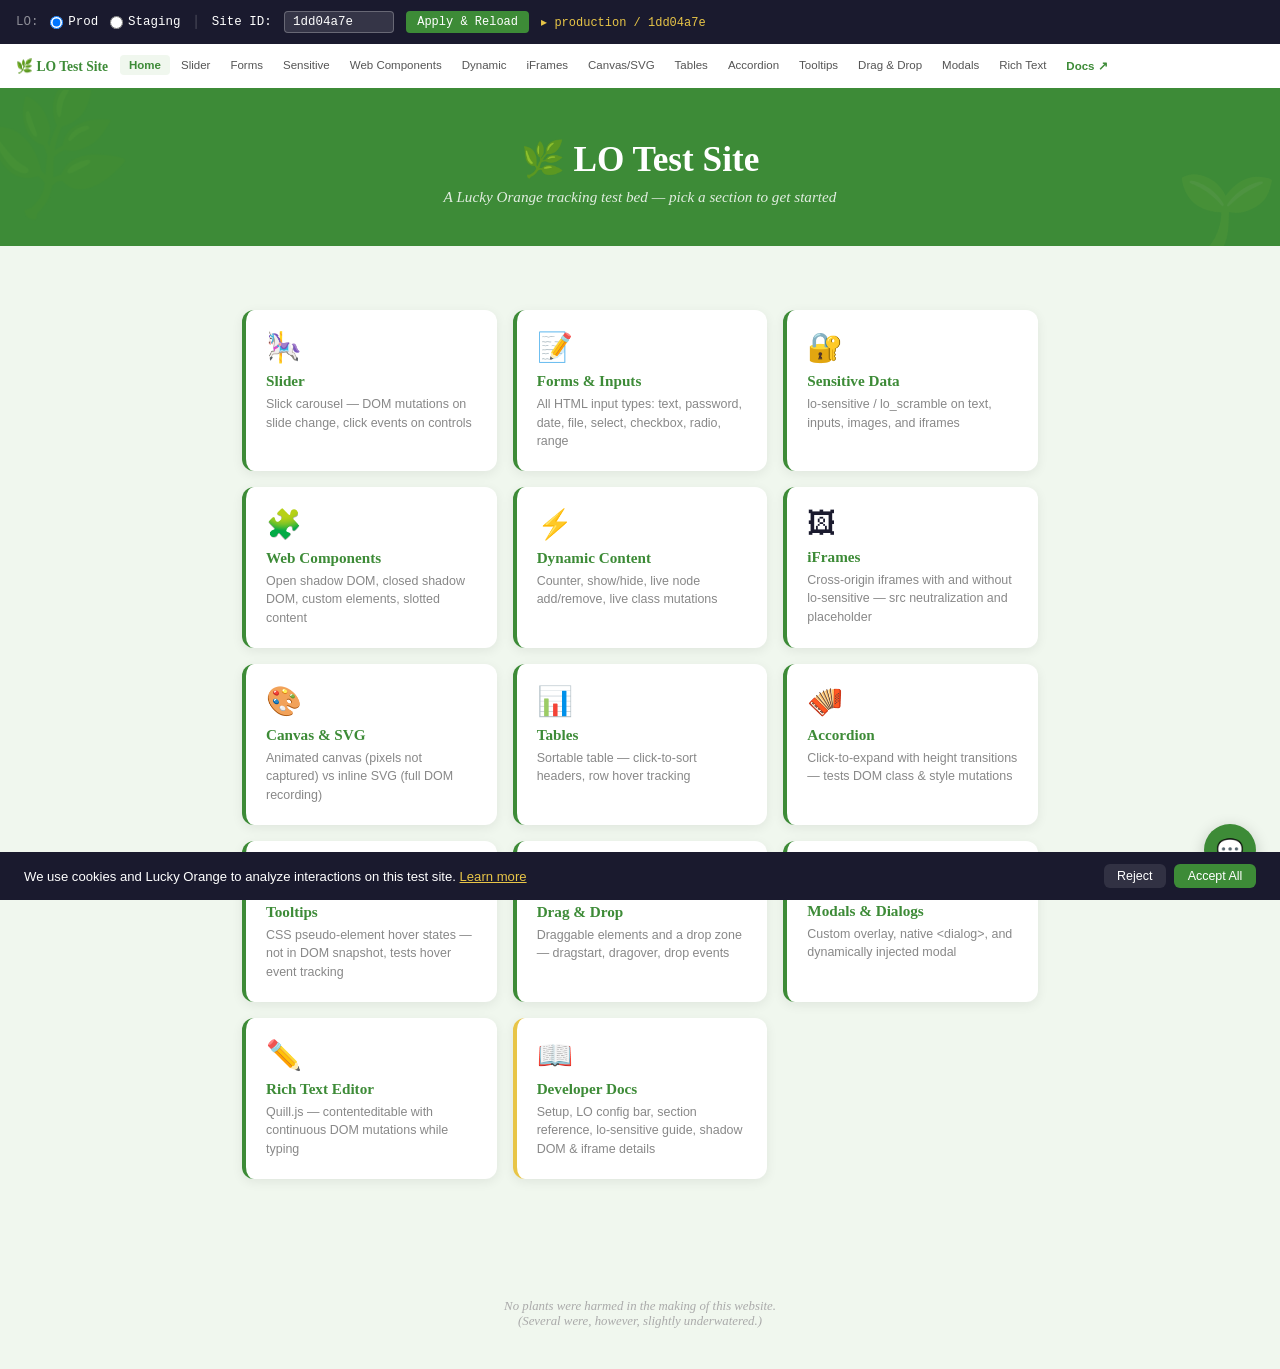
<file: index.html>
<!DOCTYPE html>
<html lang="en">
<head>
  <meta charset="UTF-8"/>
  <meta name="viewport" content="width=device-width, initial-scale=1.0"/>
  <title>LO Test Site</title>
  <link rel="stylesheet" href="styles.css"/>
</head>
<body>
  <script src="shared.js"></script>

  <div class="home-banner">
    <h1>🌿 LO Test Site</h1>
    <p>A Lucky Orange tracking test bed — pick a section to get started</p>
  </div>

  <div class="page-wrap">
    <div class="section-grid">
      <a href="slider.html" class="section-card">
        <span class="section-card-emoji">🎠</span>
        <h3>Slider</h3>
        <p>Slick carousel — DOM mutations on slide change, click events on controls</p>
      </a>
      <a href="forms.html" class="section-card">
        <span class="section-card-emoji">📝</span>
        <h3>Forms &amp; Inputs</h3>
        <p>All HTML input types: text, password, date, file, select, checkbox, radio, range</p>
      </a>
      <a href="sensitive.html" class="section-card">
        <span class="section-card-emoji">🔐</span>
        <h3>Sensitive Data</h3>
        <p>lo-sensitive / lo_scramble on text, inputs, images, and iframes</p>
      </a>
      <a href="web-components.html" class="section-card">
        <span class="section-card-emoji">🧩</span>
        <h3>Web Components</h3>
        <p>Open shadow DOM, closed shadow DOM, custom elements, slotted content</p>
      </a>
      <a href="dynamic.html" class="section-card">
        <span class="section-card-emoji">⚡</span>
        <h3>Dynamic Content</h3>
        <p>Counter, show/hide, live node add/remove, live class mutations</p>
      </a>
      <a href="iframes.html" class="section-card">
        <span class="section-card-emoji">🖼</span>
        <h3>iFrames</h3>
        <p>Cross-origin iframes with and without lo-sensitive — src neutralization and placeholder</p>
      </a>
      <a href="canvas-svg.html" class="section-card">
        <span class="section-card-emoji">🎨</span>
        <h3>Canvas &amp; SVG</h3>
        <p>Animated canvas (pixels not captured) vs inline SVG (full DOM recording)</p>
      </a>
      <a href="tables.html" class="section-card">
        <span class="section-card-emoji">📊</span>
        <h3>Tables</h3>
        <p>Sortable table — click-to-sort headers, row hover tracking</p>
      </a>
      <a href="accordion.html" class="section-card">
        <span class="section-card-emoji">🪗</span>
        <h3>Accordion</h3>
        <p>Click-to-expand with height transitions — tests DOM class &amp; style mutations</p>
      </a>
      <a href="tooltips.html" class="section-card">
        <span class="section-card-emoji">💬</span>
        <h3>Tooltips</h3>
        <p>CSS pseudo-element hover states — not in DOM snapshot, tests hover event tracking</p>
      </a>
      <a href="drag-drop.html" class="section-card">
        <span class="section-card-emoji">🧲</span>
        <h3>Drag &amp; Drop</h3>
        <p>Draggable elements and a drop zone — dragstart, dragover, drop events</p>
      </a>
      <a href="modals.html" class="section-card">
        <span class="section-card-emoji">🗂</span>
        <h3>Modals &amp; Dialogs</h3>
        <p>Custom overlay, native &lt;dialog&gt;, and dynamically injected modal</p>
      </a>
      <a href="rich-text.html" class="section-card">
        <span class="section-card-emoji">✏️</span>
        <h3>Rich Text Editor</h3>
        <p>Quill.js — contenteditable with continuous DOM mutations while typing</p>
      </a>
      <a href="docs.html" class="section-card" style="border-left-color:var(--accent)">
        <span class="section-card-emoji">📖</span>
        <h3>Developer Docs</h3>
        <p>Setup, LO config bar, section reference, lo-sensitive guide, shadow DOM &amp; iframe details</p>
      </a>
    </div>
  </div>
</body>
</html>
</file>
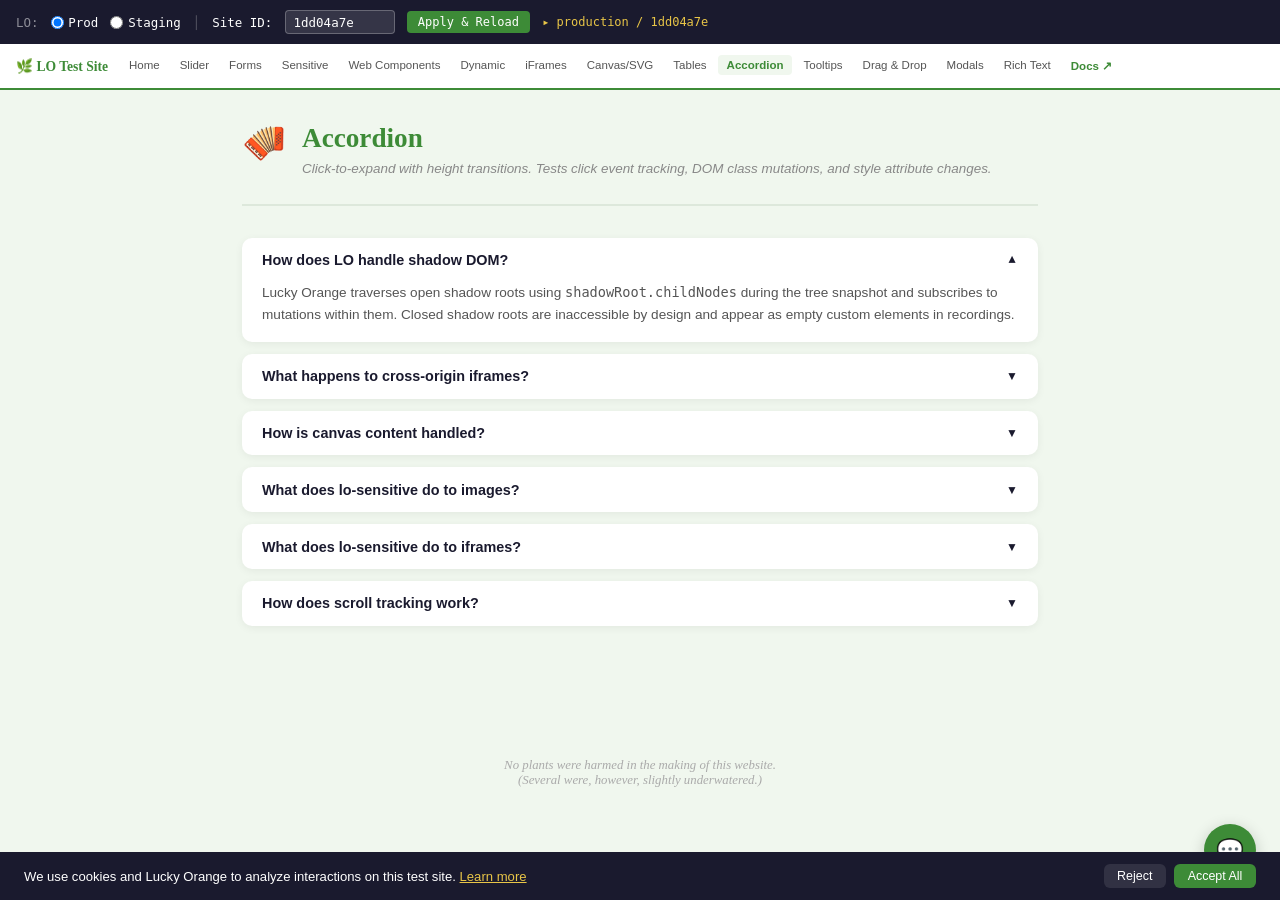
<file: accordion.html>
<!DOCTYPE html>
<html lang="en">
<head>
  <meta charset="UTF-8"/>
  <meta name="viewport" content="width=device-width, initial-scale=1.0"/>
  <title>LO Test Site — Accordion</title>
  <link rel="stylesheet" href="styles.css"/>
</head>
<body>
  <script src="shared.js"></script>

  <main class="page-wrap">
    <div class="page-header">
      <span class="page-emoji">🪗</span>
      <div>
        <h1>Accordion</h1>
        <p>Click-to-expand with height transitions. Tests click event tracking, DOM class mutations, and style attribute changes.</p>
      </div>
    </div>

    <div id="accordion-list">
      <div class="accordion-item open">
        <div class="accordion-header">How does LO handle shadow DOM? <span class="accordion-chevron">▼</span></div>
        <div class="accordion-body">
          <div class="accordion-body-inner">
            Lucky Orange traverses open shadow roots using <code>shadowRoot.childNodes</code> during the tree snapshot and subscribes to mutations within them. Closed shadow roots are inaccessible by design and appear as empty custom elements in recordings.
          </div>
        </div>
      </div>
      <div class="accordion-item">
        <div class="accordion-header">What happens to cross-origin iframes? <span class="accordion-chevron">▼</span></div>
        <div class="accordion-body">
          <div class="accordion-body-inner">
            Cross-origin iframes cannot be accessed due to browser security restrictions. LO neutralizes the <code>src</code> in recordings to prevent the player from loading third-party URLs. With <code>lo-sensitive</code>, the iframe is replaced with a placeholder screen via <code>srcdoc</code>.
          </div>
        </div>
      </div>
      <div class="accordion-item">
        <div class="accordion-header">How is canvas content handled? <span class="accordion-chevron">▼</span></div>
        <div class="accordion-body">
          <div class="accordion-body-inner">
            Canvas pixel data is not captured — only the <code>&lt;canvas&gt;</code> element itself is recorded in the DOM snapshot. The player will show a blank canvas, which is expected and intentional.
          </div>
        </div>
      </div>
      <div class="accordion-item">
        <div class="accordion-header">What does lo-sensitive do to images? <span class="accordion-chevron">▼</span></div>
        <div class="accordion-body">
          <div class="accordion-body-inner">
            Images inside a <code>lo-sensitive</code> parent have their <code>src</code> replaced with a 1×1 transparent GIF (<code>BLANK_IMG</code>) in the recording data, so no visual content from the image is transmitted to the server.
          </div>
        </div>
      </div>
      <div class="accordion-item">
        <div class="accordion-header">What does lo-sensitive do to iframes? <span class="accordion-chevron">▼</span></div>
        <div class="accordion-body">
          <div class="accordion-body-inner">
            Sensitive iframes have <code>src</code> set to <code>about:blank</code> and <code>srcdoc</code> injected with a styled placeholder screen. Because <code>srcdoc</code> takes precedence over <code>src</code> in the browser, the player renders "Third-party iframe — content not captured" instead of a blank white box. Implemented in <code>fingerprint/src/tree-mirror/privacy.js</code>.
          </div>
        </div>
      </div>
      <div class="accordion-item">
        <div class="accordion-header">How does scroll tracking work? <span class="accordion-chevron">▼</span></div>
        <div class="accordion-body">
          <div class="accordion-body-inner">
            LO reads <code>document.scrollingElement.scrollTop</code> to capture the current scroll position. If the page uses a custom scroll container instead of the document body, LO will not detect that scroll. Pages that need scroll captured must ensure their main scroll is on the document (i.e. <code>body</code> or <code>html</code>), not a fixed-height overflow div.
          </div>
        </div>
      </div>
    </div>
  </main>

  <script>
    document.querySelectorAll('.accordion-header').forEach(function (h) {
      h.addEventListener('click', function () {
        var item  = this.parentElement
        var body  = item.querySelector('.accordion-body')
        var inner = item.querySelector('.accordion-body-inner')
        var isOpen = item.classList.contains('open')
        item.classList.toggle('open', !isOpen)
        body.style.maxHeight = isOpen ? '0' : inner.scrollHeight + 'px'
      })
    })
    document.querySelectorAll('.accordion-item.open .accordion-body').forEach(function (b) {
      b.style.maxHeight = b.querySelector('.accordion-body-inner').scrollHeight + 'px'
    })
  </script>
</body>
</html>
</file>
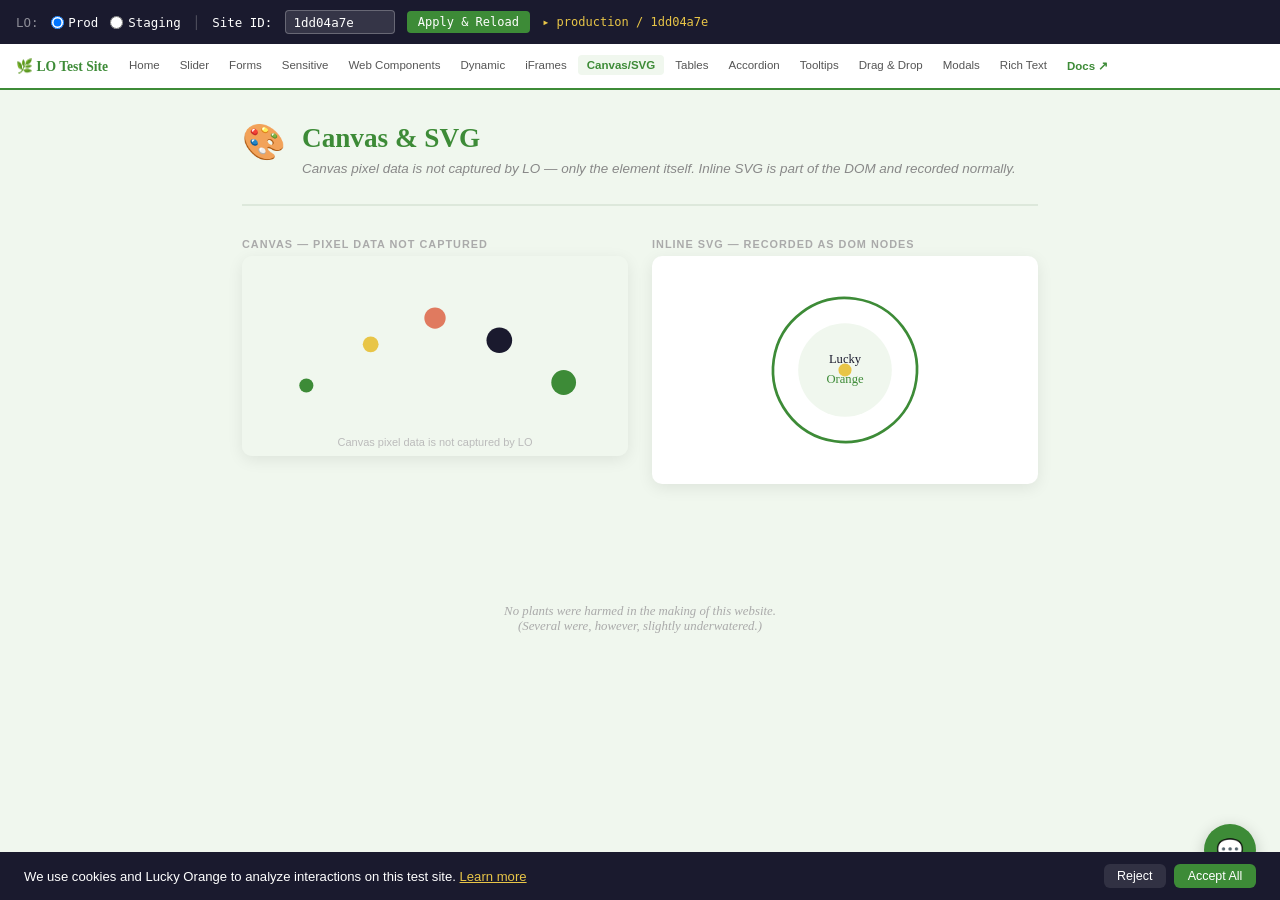
<file: canvas-svg.html>
<!DOCTYPE html>
<html lang="en">
<head>
  <meta charset="UTF-8"/>
  <meta name="viewport" content="width=device-width, initial-scale=1.0"/>
  <title>LO Test Site — Canvas &amp; SVG</title>
  <link rel="stylesheet" href="styles.css"/>
</head>
<body>
  <script src="shared.js"></script>

  <main class="page-wrap">
    <div class="page-header">
      <span class="page-emoji">🎨</span>
      <div>
        <h1>Canvas &amp; SVG</h1>
        <p>Canvas pixel data is not captured by LO — only the element itself. Inline SVG is part of the DOM and recorded normally.</p>
      </div>
    </div>

    <div class="canvas-svg-grid">
      <div>
        <p class="canvas-label">Canvas — pixel data not captured</p>
        <canvas id="demo-canvas" height="200"></canvas>
      </div>
      <div>
        <p class="canvas-label">Inline SVG — recorded as DOM nodes</p>
        <div class="svg-wrapper">
          <svg width="180" height="180" viewBox="0 0 200 200" xmlns="http://www.w3.org/2000/svg">
            <circle cx="100" cy="100" r="80" fill="none" stroke="#3d8b37" stroke-width="3">
              <animateTransform attributeName="transform" type="rotate"
                from="0 100 100" to="360 100 100" dur="8s" repeatCount="indefinite"/>
            </circle>
            <circle cx="100" cy="100" r="52" fill="#f0f7ee"/>
            <text x="100" y="92"  text-anchor="middle" font-family="Georgia" font-size="14" fill="#1a1a2e">Lucky</text>
            <text x="100" y="114" text-anchor="middle" font-family="Georgia" font-size="14" fill="#3d8b37">Orange</text>
            <circle cx="100" cy="100" r="6" fill="#e8c547">
              <animate attributeName="r" values="4;8;4" dur="2s" repeatCount="indefinite"/>
            </circle>
          </svg>
        </div>
      </div>
    </div>
  </main>

  <script>
    ;(function () {
      var canvas = document.getElementById('demo-canvas')
      var ctx    = canvas.getContext('2d')
      function resize () { canvas.width = canvas.offsetWidth; canvas.height = 200 }
      resize()
      window.addEventListener('resize', resize)
      var colors = ['#3d8b37','#e8c547','#e07a5f','#1a1a2e','#3d8b37']
      function draw () {
        ctx.clearRect(0, 0, canvas.width, canvas.height)
        ctx.fillStyle = '#f0f7ee'; ctx.fillRect(0, 0, canvas.width, canvas.height)
        var t = Date.now() / 1000
        for (var i = 0; i < 5; i++) {
          var x = (canvas.width / 6) * (i + 1)
          var y = canvas.height / 2 + Math.sin(t + i * 1.2) * 38
          ctx.beginPath(); ctx.arc(x, y, 10 + Math.sin(t * 2 + i) * 3, 0, Math.PI * 2)
          ctx.fillStyle = colors[i]; ctx.fill()
        }
        ctx.fillStyle = '#bbb'; ctx.font = '11px sans-serif'; ctx.textAlign = 'center'
        ctx.fillText('Canvas pixel data is not captured by LO', canvas.width / 2, canvas.height - 10)
        requestAnimationFrame(draw)
      }
      draw()
    })()
  </script>
</body>
</html>
</file>
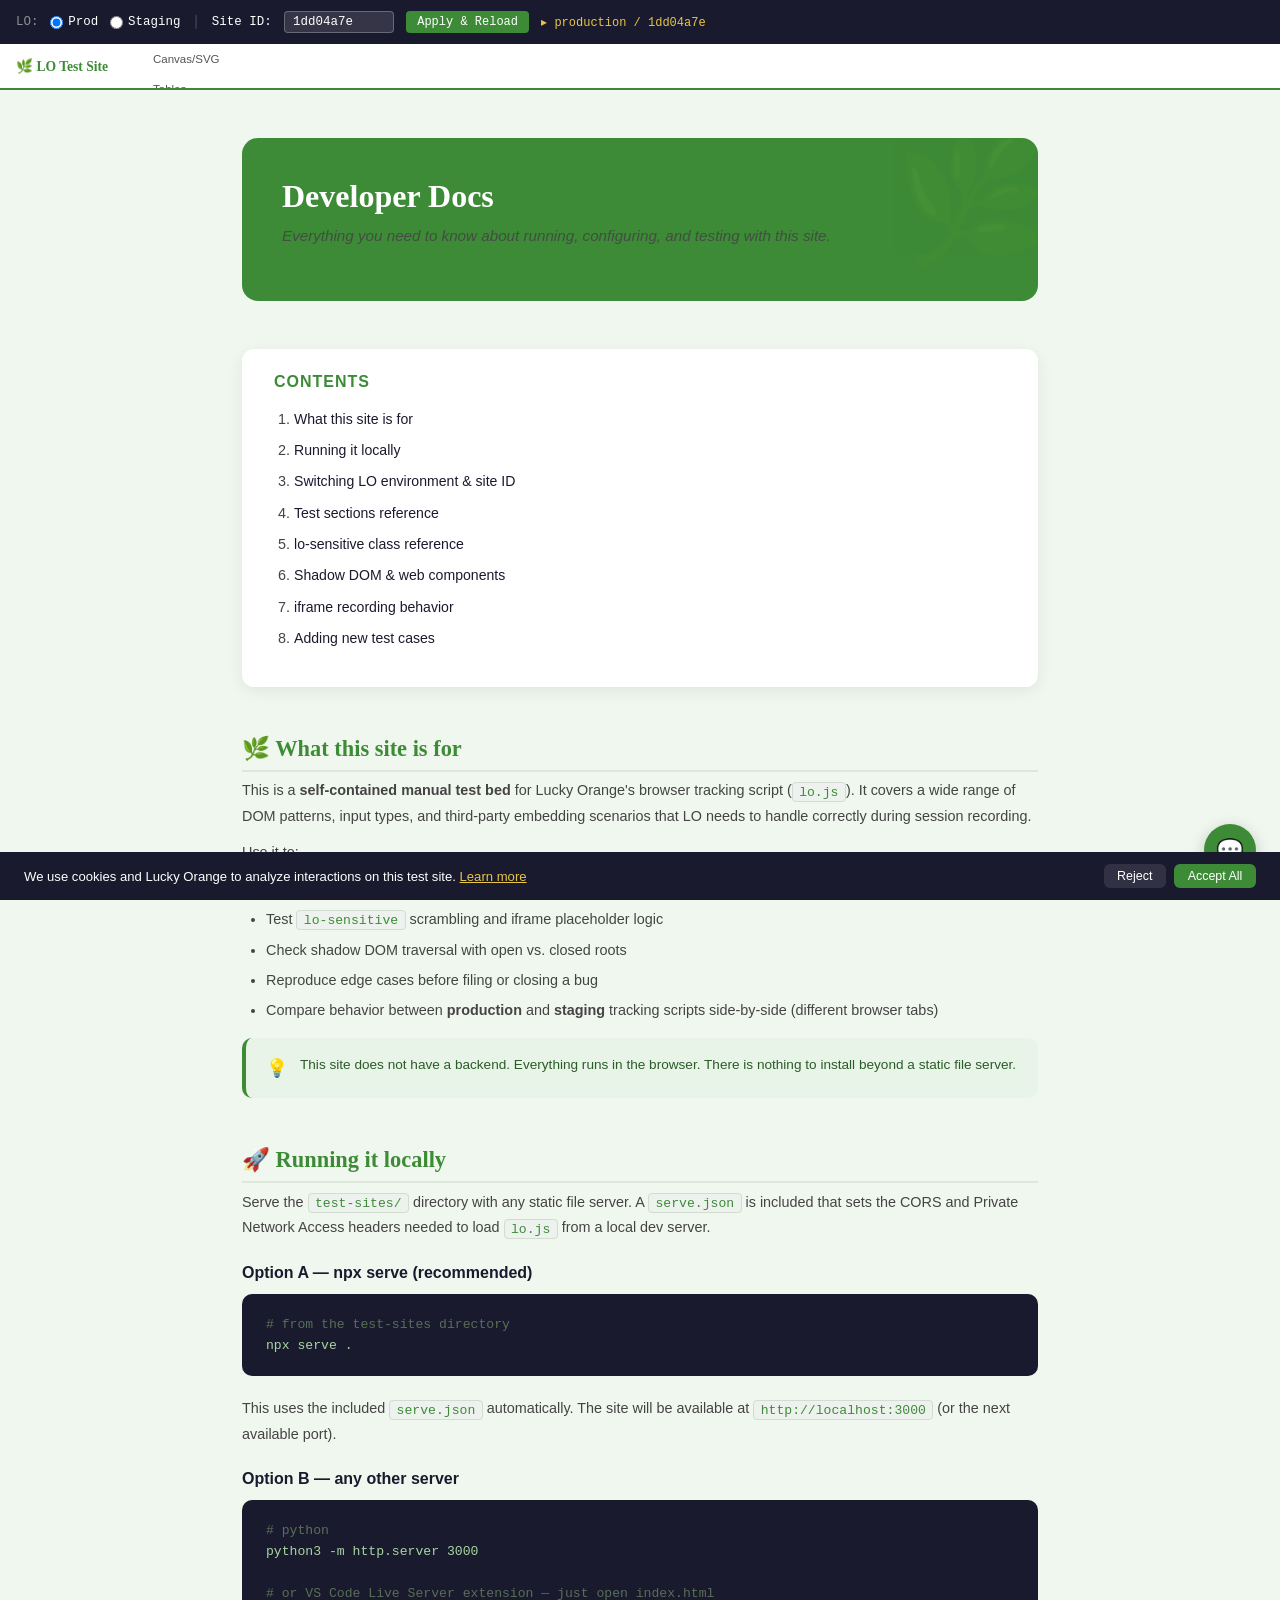
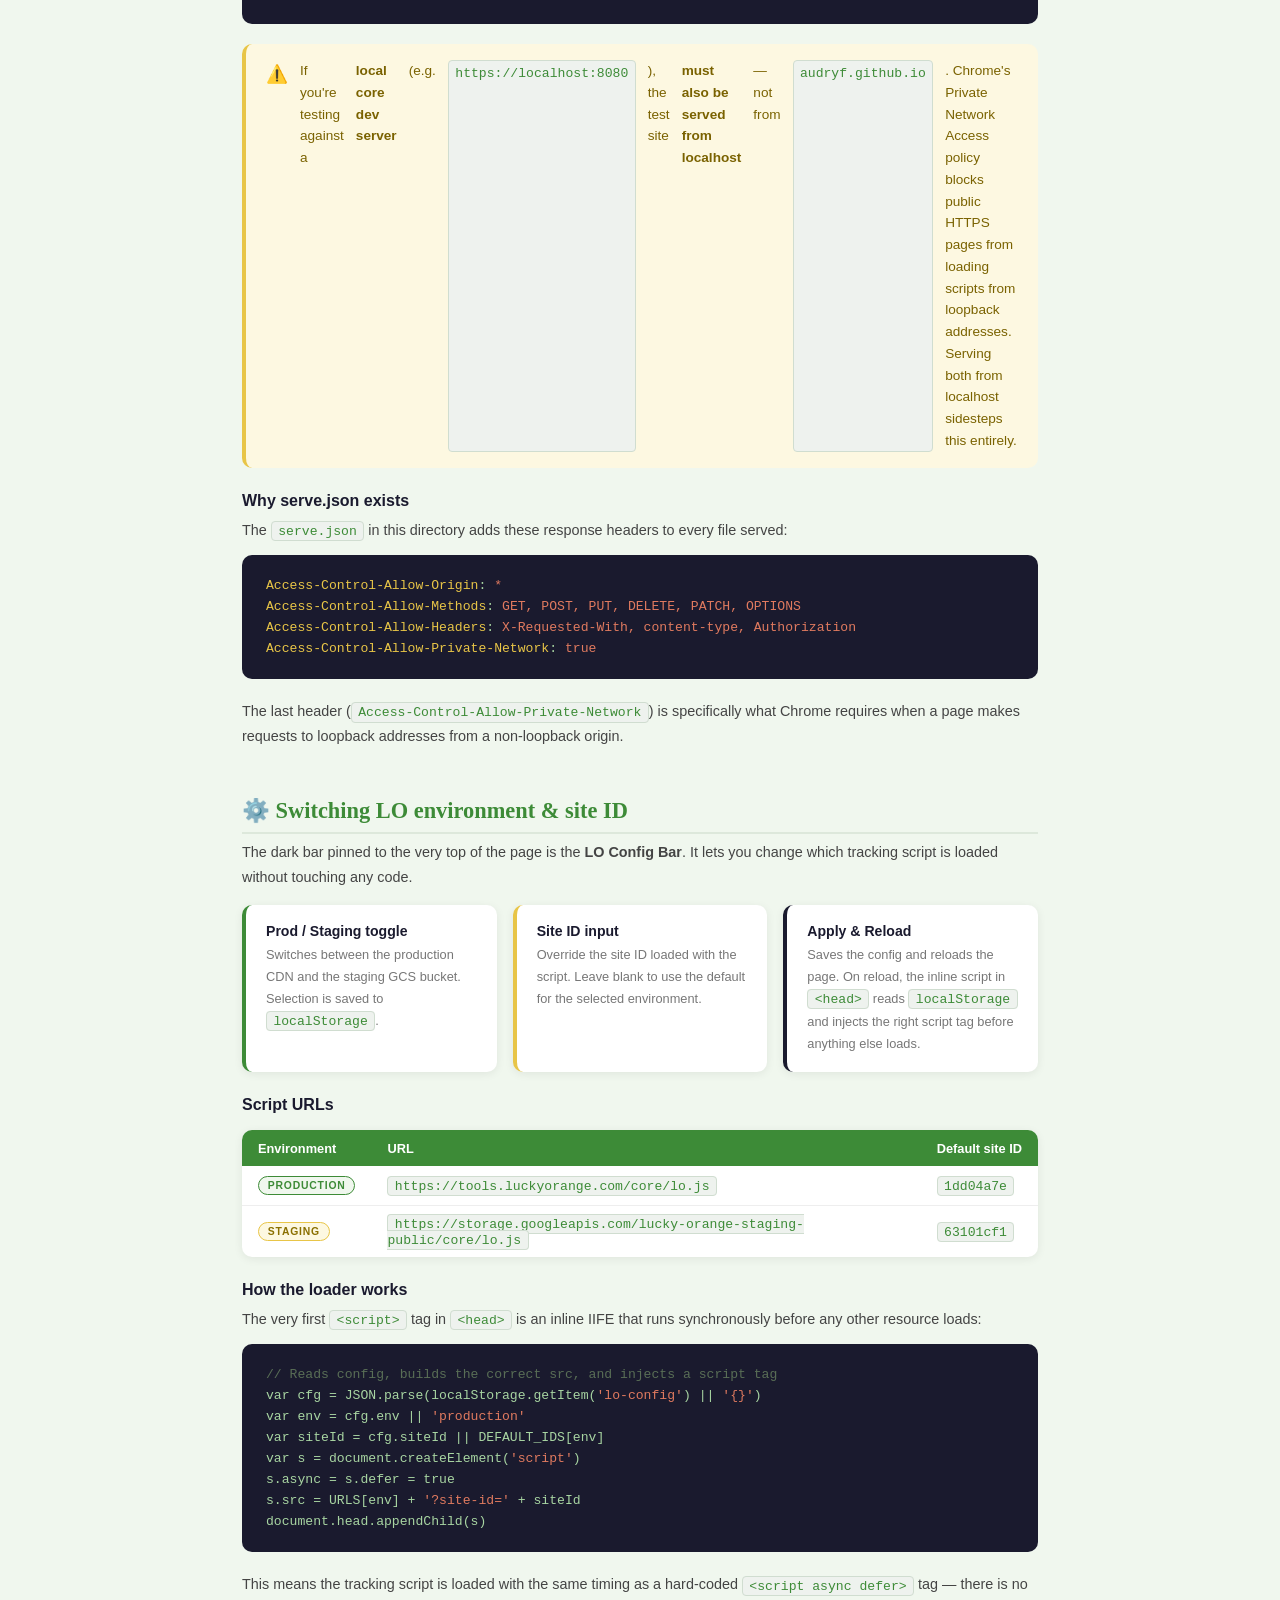
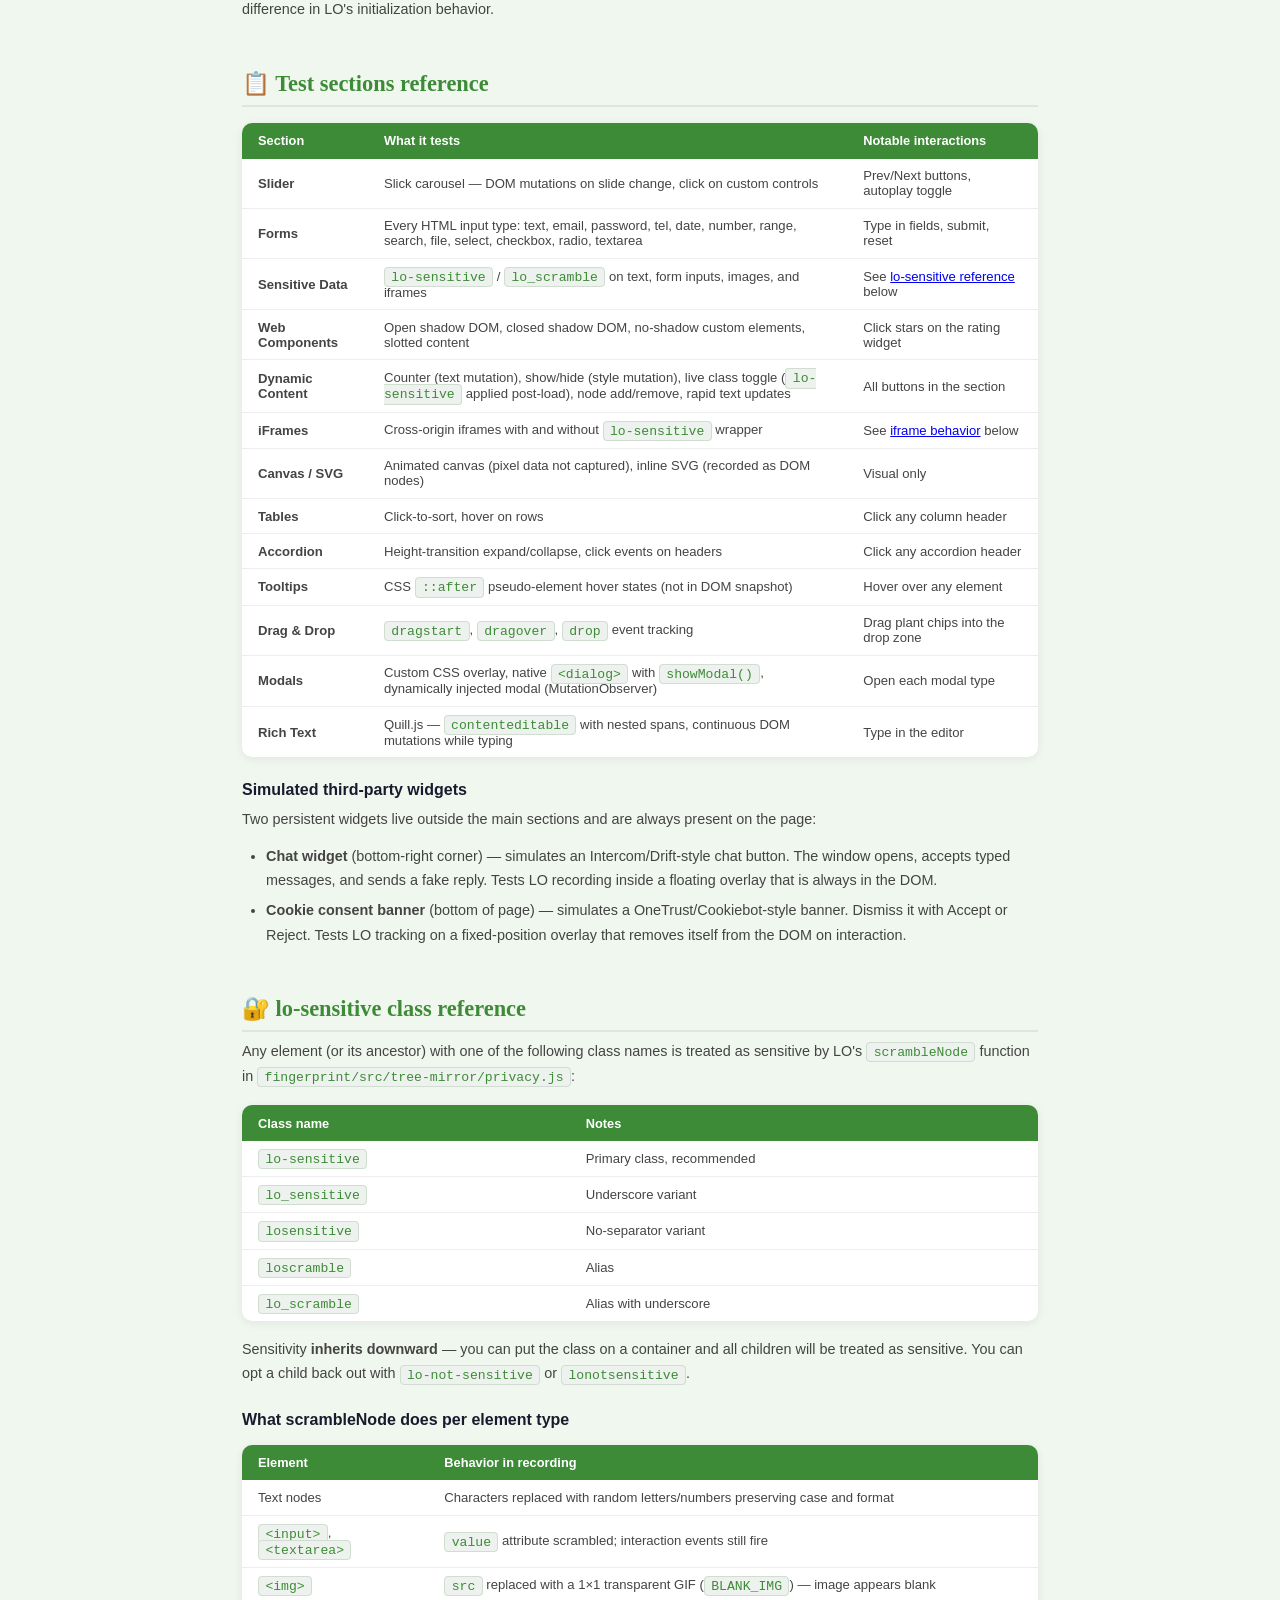
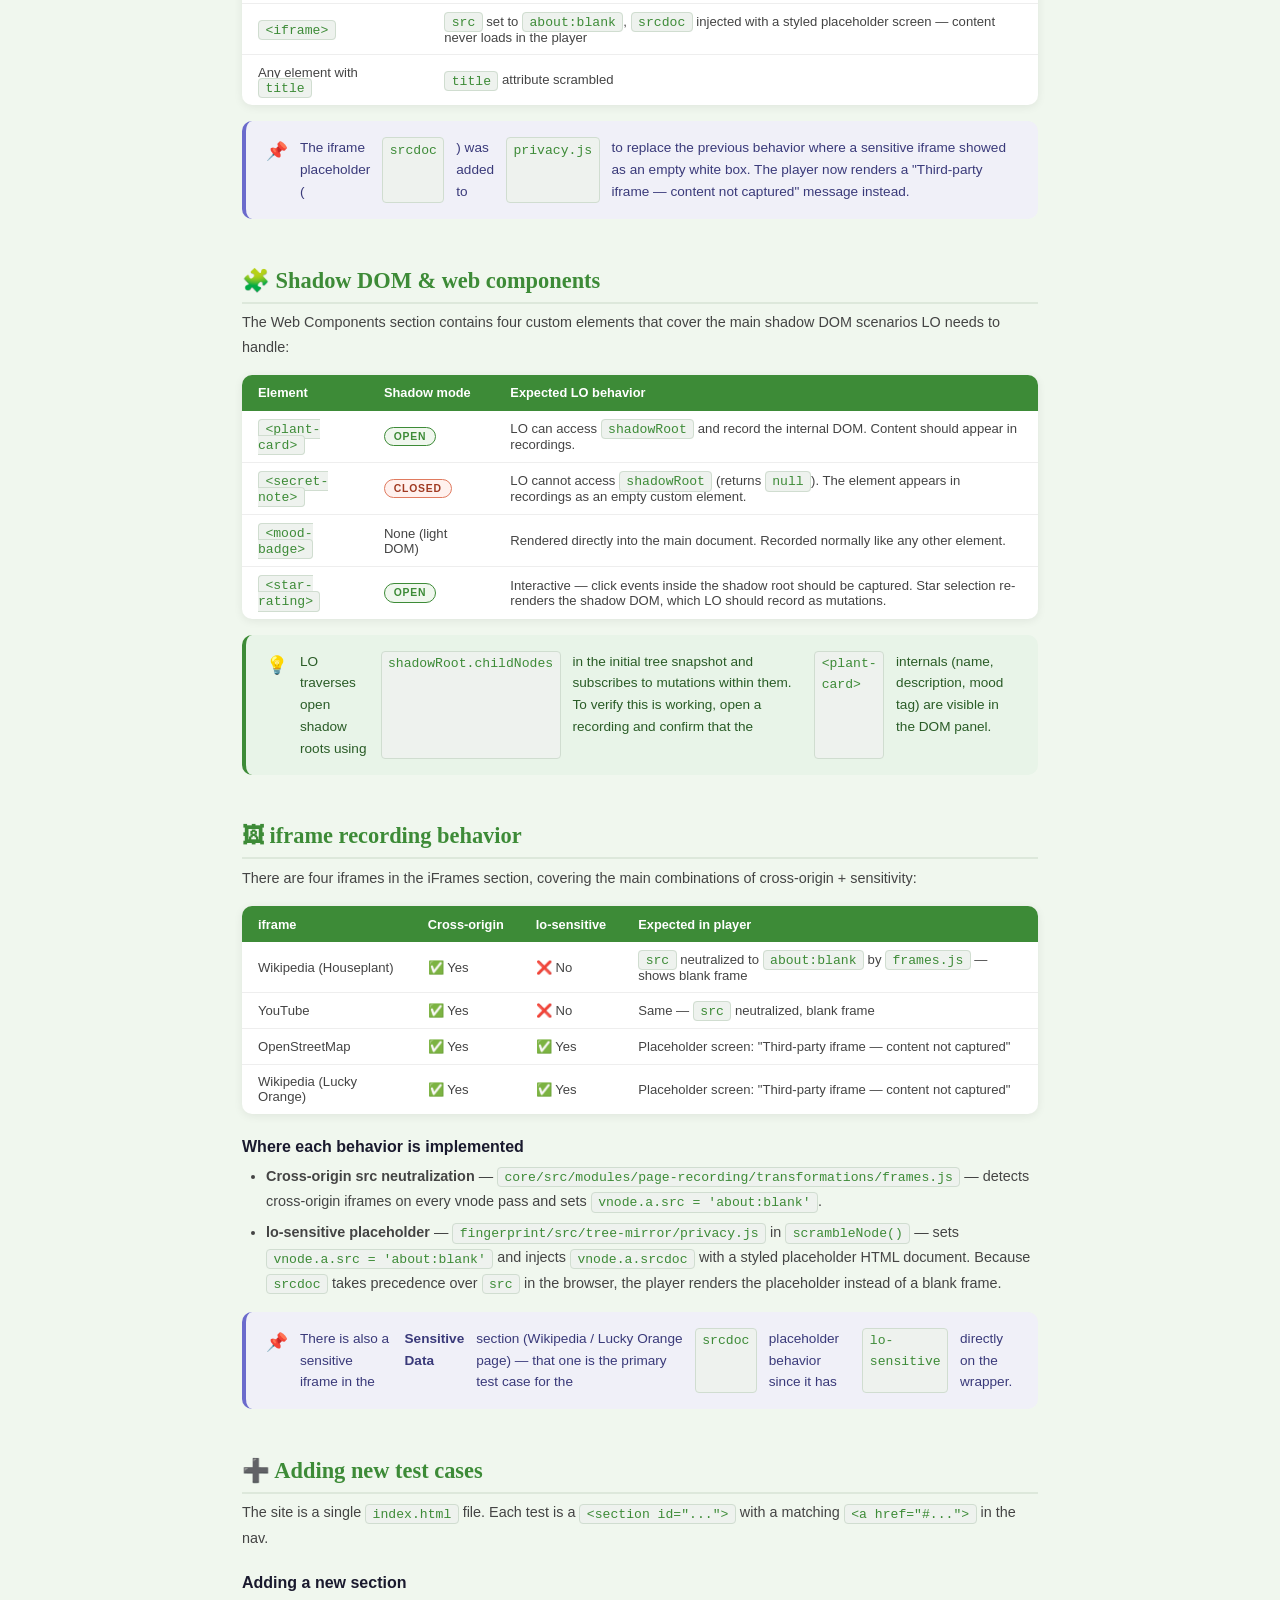
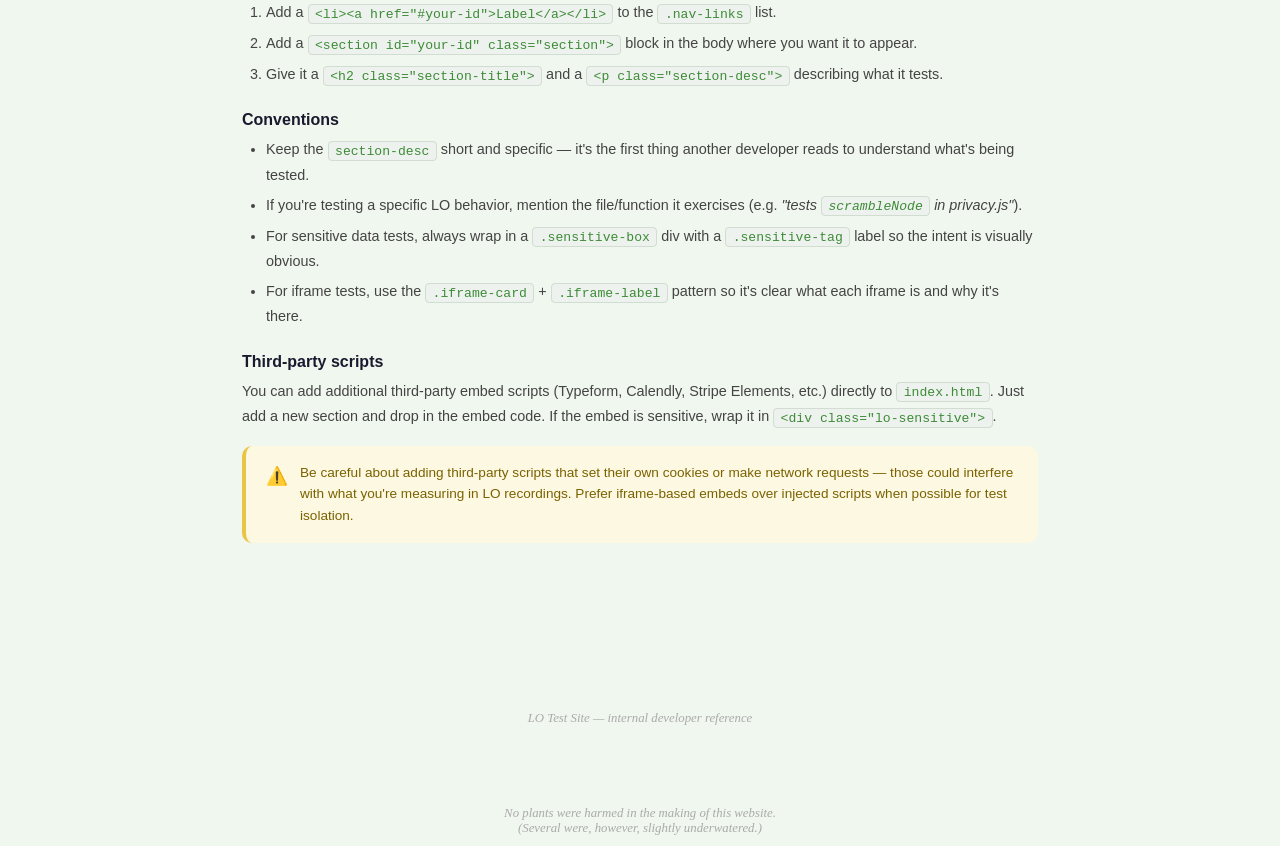
<file: docs.html>
<!DOCTYPE html>
<html lang="en">
<head>
  <meta charset="UTF-8"/>
  <meta name="viewport" content="width=device-width, initial-scale=1.0"/>
  <title>LO Test Site — Docs</title>
  <link rel="stylesheet" href="styles.css"/>
  <style>
    /* ---- Page Layout ---- */
    .page {
      max-width: 860px;
      margin: 0 auto;
      padding: 3rem 2rem 5rem;
    }

    /* ---- Hero ---- */
    .hero {
      background: var(--green);
      color: white;
      border-radius: 16px;
      padding: 2.5rem;
      margin-bottom: 3rem;
      position: relative;
      overflow: hidden;
    }
    .hero::before { content: "🌿"; font-size: 8rem; position: absolute; right: -1rem; top: -1rem; opacity: 0.1; }
    .hero h1 { font-size: 2rem; margin-bottom: 0.5rem; }
    .hero p  { font-size: 0.95rem; opacity: 0.85; font-style: italic; }

    /* ---- TOC ---- */
    .toc {
      background: white;
      border-radius: 12px;
      padding: 1.5rem 2rem;
      box-shadow: 0 4px 16px rgba(0,0,0,0.07);
      margin-bottom: 3rem;
    }
    .toc h2 { font-size: 1rem; color: var(--green); margin-bottom: 1rem; font-family: sans-serif; text-transform: uppercase; letter-spacing: 1px; }
    .toc ol { padding-left: 1.25rem; display: flex; flex-direction: column; gap: 0.4rem; }
    .toc a  { color: var(--dark); text-decoration: none; font-family: sans-serif; font-size: 0.88rem; }
    .toc a:hover { color: var(--green); text-decoration: underline; }

    /* ---- Sections ---- */
    .doc-section {
      margin-bottom: 3rem;
      scroll-margin-top: calc(var(--config-h) + var(--nav-h) + 1rem);
    }

    h2.section-heading {
      font-size: 1.4rem;
      color: var(--green);
      margin-bottom: 0.4rem;
      display: flex;
      align-items: center;
      gap: 0.5rem;
      padding-bottom: 0.5rem;
      border-bottom: 2px solid #dde8db;
    }

    h3.sub-heading {
      font-size: 1rem;
      color: var(--dark);
      margin: 1.5rem 0 0.5rem;
      font-family: sans-serif;
    }

    p, li { font-size: 0.9rem; line-height: 1.7; font-family: sans-serif; color: #444; }
    p { margin-bottom: 0.75rem; }

    ul, ol { padding-left: 1.5rem; margin-bottom: 0.75rem; display: flex; flex-direction: column; gap: 0.35rem; }

    code {
      background: #eef2ee;
      border: 1px solid #d0ddd0;
      border-radius: 4px;
      padding: 0.1rem 0.4rem;
      font-size: 0.82rem;
      font-family: monospace;
      color: var(--green);
    }

    pre {
      background: var(--dark);
      color: #a8d5a2;
      border-radius: 10px;
      padding: 1.25rem 1.5rem;
      overflow-x: auto;
      margin: 0.75rem 0 1.25rem;
      font-size: 0.82rem;
      line-height: 1.6;
      font-family: monospace;
    }
    pre .comment { color: #596e56; }
    pre .key    { color: #e8c547; }
    pre .val    { color: #e07a5f; }

    /* ---- Cards ---- */
    .card-grid {
      display: grid;
      grid-template-columns: repeat(auto-fill, minmax(240px, 1fr));
      gap: 1rem;
      margin-top: 1rem;
    }

    .doc-card {
      background: white;
      border-radius: 10px;
      padding: 1.1rem 1.25rem;
      box-shadow: 0 2px 10px rgba(0,0,0,0.07);
      border-left: 4px solid var(--green);
    }

    .doc-card h4 {
      font-size: 0.88rem;
      margin-bottom: 0.35rem;
      color: var(--dark);
      font-family: sans-serif;
    }
    .doc-card p { font-size: 0.8rem; color: #777; margin: 0; }

    .doc-card.accent  { border-left-color: var(--accent); }
    .doc-card.pink    { border-left-color: var(--pink); }
    .doc-card.dark    { border-left-color: var(--dark); }

    /* ---- Table ---- */
    .doc-table {
      width: 100%;
      border-collapse: collapse;
      margin: 1rem 0;
      background: white;
      border-radius: 10px;
      overflow: hidden;
      box-shadow: 0 2px 10px rgba(0,0,0,0.07);
    }
    .doc-table thead { background: var(--green); color: white; }
    .doc-table th { padding: 0.65rem 1rem; text-align: left; font-size: 0.8rem; font-family: sans-serif; font-weight: 600; }
    .doc-table td { padding: 0.6rem 1rem; font-size: 0.82rem; font-family: sans-serif; color: #444; border-bottom: 1px solid #eee; }
    .doc-table tbody tr:last-child td { border-bottom: none; }
    .doc-table tbody tr:hover { background: var(--light); }

    /* ---- Badges ---- */
    .badge {
      display: inline-block;
      font-size: 0.65rem;
      font-weight: bold;
      letter-spacing: 0.8px;
      text-transform: uppercase;
      padding: 0.2rem 0.55rem;
      border-radius: 999px;
      font-family: sans-serif;
      vertical-align: middle;
    }
    .badge.green  { background: var(--light); color: var(--green); border: 1px solid var(--green); }
    .badge.yellow { background: #fdf8e1; color: #8a6f00; border: 1px solid var(--accent); }
    .badge.red    { background: #fff1ee; color: #a03a22; border: 1px solid var(--pink); }

    /* ---- Callout ---- */
    .callout {
      border-radius: 10px;
      padding: 1rem 1.25rem;
      margin: 1rem 0;
      display: flex;
      gap: 0.75rem;
      font-family: sans-serif;
      font-size: 0.85rem;
      line-height: 1.6;
    }
    .callout.info  { background: #e8f4e8; border-left: 4px solid var(--green); color: #2a5c27; }
    .callout.warn  { background: #fdf8e1; border-left: 4px solid var(--accent); color: #7a6200; }
    .callout.note  { background: #f0f0f8; border-left: 4px solid #6b6bcc; color: #3a3a7a; }
    .callout-icon  { font-size: 1.1rem; flex-shrink: 0; }

    footer { text-align: center; padding: 2rem; font-size: 0.8rem; color: #aaa; font-style: italic; }
  </style>
</head>
<body>
  <script src="shared.js"></script>

  <div class="page">

    <div class="hero">
      <h1>Developer Docs</h1>
      <p>Everything you need to know about running, configuring, and testing with this site.</p>
    </div>

    <!-- TOC -->
    <div class="toc">
      <h2>Contents</h2>
      <ol>
        <li><a href="#overview">What this site is for</a></li>
        <li><a href="#setup">Running it locally</a></li>
        <li><a href="#lo-config">Switching LO environment &amp; site ID</a></li>
        <li><a href="#sections">Test sections reference</a></li>
        <li><a href="#lo-sensitive">lo-sensitive class reference</a></li>
        <li><a href="#shadow-dom">Shadow DOM &amp; web components</a></li>
        <li><a href="#iframes">iframe recording behavior</a></li>
        <li><a href="#adding">Adding new test cases</a></li>
      </ol>
    </div>

    <!-- ======================== OVERVIEW ======================== -->
    <div class="doc-section" id="overview">
      <h2 class="section-heading">🌿 What this site is for</h2>
      <p>This is a <strong>self-contained manual test bed</strong> for Lucky Orange's browser tracking script (<code>lo.js</code>). It covers a wide range of DOM patterns, input types, and third-party embedding scenarios that LO needs to handle correctly during session recording.</p>
      <p>Use it to:</p>
      <ul>
        <li>Verify recording behavior after changes to <strong>fingerprint</strong> or <strong>core</strong></li>
        <li>Test <code>lo-sensitive</code> scrambling and iframe placeholder logic</li>
        <li>Check shadow DOM traversal with open vs. closed roots</li>
        <li>Reproduce edge cases before filing or closing a bug</li>
        <li>Compare behavior between <strong>production</strong> and <strong>staging</strong> tracking scripts side-by-side (different browser tabs)</li>
      </ul>

      <div class="callout info">
        <span class="callout-icon">💡</span>
        This site does not have a backend. Everything runs in the browser. There is nothing to install beyond a static file server.
      </div>
    </div>

    <!-- ======================== SETUP ======================== -->
    <div class="doc-section" id="setup">
      <h2 class="section-heading">🚀 Running it locally</h2>

      <p>Serve the <code>test-sites/</code> directory with any static file server. A <code>serve.json</code> is included that sets the CORS and Private Network Access headers needed to load <code>lo.js</code> from a local dev server.</p>

      <h3 class="sub-heading">Option A — npx serve (recommended)</h3>
      <pre><span class="comment"># from the test-sites directory</span>
npx serve .</pre>
      <p>This uses the included <code>serve.json</code> automatically. The site will be available at <code>http://localhost:3000</code> (or the next available port).</p>

      <h3 class="sub-heading">Option B — any other server</h3>
      <pre><span class="comment"># python</span>
python3 -m http.server 3000

<span class="comment"># or VS Code Live Server extension — just open index.html</span></pre>

      <div class="callout warn">
        <span class="callout-icon">⚠️</span>
        If you're testing against a <strong>local core dev server</strong> (e.g. <code>https://localhost:8080</code>), the test site <strong>must also be served from localhost</strong> — not from <code>audryf.github.io</code>. Chrome's Private Network Access policy blocks public HTTPS pages from loading scripts from loopback addresses. Serving both from localhost sidesteps this entirely.
      </div>

      <h3 class="sub-heading">Why serve.json exists</h3>
      <p>The <code>serve.json</code> in this directory adds these response headers to every file served:</p>
      <pre><span class="key">Access-Control-Allow-Origin</span>: <span class="val">*</span>
<span class="key">Access-Control-Allow-Methods</span>: <span class="val">GET, POST, PUT, DELETE, PATCH, OPTIONS</span>
<span class="key">Access-Control-Allow-Headers</span>: <span class="val">X-Requested-With, content-type, Authorization</span>
<span class="key">Access-Control-Allow-Private-Network</span>: <span class="val">true</span></pre>
      <p>The last header (<code>Access-Control-Allow-Private-Network</code>) is specifically what Chrome requires when a page makes requests to loopback addresses from a non-loopback origin.</p>
    </div>

    <!-- ======================== LO CONFIG ======================== -->
    <div class="doc-section" id="lo-config">
      <h2 class="section-heading">⚙️ Switching LO environment &amp; site ID</h2>
      <p>The dark bar pinned to the very top of the page is the <strong>LO Config Bar</strong>. It lets you change which tracking script is loaded without touching any code.</p>

      <div class="card-grid">
        <div class="doc-card">
          <h4>Prod / Staging toggle</h4>
          <p>Switches between the production CDN and the staging GCS bucket. Selection is saved to <code>localStorage</code>.</p>
        </div>
        <div class="doc-card accent">
          <h4>Site ID input</h4>
          <p>Override the site ID loaded with the script. Leave blank to use the default for the selected environment.</p>
        </div>
        <div class="doc-card dark">
          <h4>Apply &amp; Reload</h4>
          <p>Saves the config and reloads the page. On reload, the inline script in <code>&lt;head&gt;</code> reads <code>localStorage</code> and injects the right script tag before anything else loads.</p>
        </div>
      </div>

      <h3 class="sub-heading">Script URLs</h3>
      <table class="doc-table">
        <thead><tr><th>Environment</th><th>URL</th><th>Default site ID</th></tr></thead>
        <tbody>
          <tr><td><span class="badge green">Production</span></td><td><code>https://tools.luckyorange.com/core/lo.js</code></td><td><code>1dd04a7e</code></td></tr>
          <tr><td><span class="badge yellow">Staging</span></td><td><code>https://storage.googleapis.com/lucky-orange-staging-public/core/lo.js</code></td><td><code>63101cf1</code></td></tr>
        </tbody>
      </table>

      <h3 class="sub-heading">How the loader works</h3>
      <p>The very first <code>&lt;script&gt;</code> tag in <code>&lt;head&gt;</code> is an inline IIFE that runs synchronously before any other resource loads:</p>
      <pre><span class="comment">// Reads config, builds the correct src, and injects a script tag</span>
var cfg = JSON.parse(localStorage.getItem(<span class="val">'lo-config'</span>) || <span class="val">'{}'</span>)
var env = cfg.env || <span class="val">'production'</span>
var siteId = cfg.siteId || DEFAULT_IDS[env]
var s = document.createElement(<span class="val">'script'</span>)
s.async = s.defer = true
s.src = URLS[env] + <span class="val">'?site-id='</span> + siteId
document.head.appendChild(s)</pre>
      <p>This means the tracking script is loaded with the same timing as a hard-coded <code>&lt;script async defer&gt;</code> tag — there is no difference in LO's initialization behavior.</p>
    </div>

    <!-- ======================== SECTIONS ======================== -->
    <div class="doc-section" id="sections">
      <h2 class="section-heading">📋 Test sections reference</h2>

      <table class="doc-table">
        <thead><tr><th>Section</th><th>What it tests</th><th>Notable interactions</th></tr></thead>
        <tbody>
          <tr>
            <td><strong>Slider</strong></td>
            <td>Slick carousel — DOM mutations on slide change, click on custom controls</td>
            <td>Prev/Next buttons, autoplay toggle</td>
          </tr>
          <tr>
            <td><strong>Forms</strong></td>
            <td>Every HTML input type: text, email, password, tel, date, number, range, search, file, select, checkbox, radio, textarea</td>
            <td>Type in fields, submit, reset</td>
          </tr>
          <tr>
            <td><strong>Sensitive Data</strong></td>
            <td><code>lo-sensitive</code> / <code>lo_scramble</code> on text, form inputs, images, and iframes</td>
            <td>See <a href="#lo-sensitive">lo-sensitive reference</a> below</td>
          </tr>
          <tr>
            <td><strong>Web Components</strong></td>
            <td>Open shadow DOM, closed shadow DOM, no-shadow custom elements, slotted content</td>
            <td>Click stars on the rating widget</td>
          </tr>
          <tr>
            <td><strong>Dynamic Content</strong></td>
            <td>Counter (text mutation), show/hide (style mutation), live class toggle (<code>lo-sensitive</code> applied post-load), node add/remove, rapid text updates</td>
            <td>All buttons in the section</td>
          </tr>
          <tr>
            <td><strong>iFrames</strong></td>
            <td>Cross-origin iframes with and without <code>lo-sensitive</code> wrapper</td>
            <td>See <a href="#iframes">iframe behavior</a> below</td>
          </tr>
          <tr>
            <td><strong>Canvas / SVG</strong></td>
            <td>Animated canvas (pixel data not captured), inline SVG (recorded as DOM nodes)</td>
            <td>Visual only</td>
          </tr>
          <tr>
            <td><strong>Tables</strong></td>
            <td>Click-to-sort, hover on rows</td>
            <td>Click any column header</td>
          </tr>
          <tr>
            <td><strong>Accordion</strong></td>
            <td>Height-transition expand/collapse, click events on headers</td>
            <td>Click any accordion header</td>
          </tr>
          <tr>
            <td><strong>Tooltips</strong></td>
            <td>CSS <code>::after</code> pseudo-element hover states (not in DOM snapshot)</td>
            <td>Hover over any element</td>
          </tr>
          <tr>
            <td><strong>Drag &amp; Drop</strong></td>
            <td><code>dragstart</code>, <code>dragover</code>, <code>drop</code> event tracking</td>
            <td>Drag plant chips into the drop zone</td>
          </tr>
          <tr>
            <td><strong>Modals</strong></td>
            <td>Custom CSS overlay, native <code>&lt;dialog&gt;</code> with <code>showModal()</code>, dynamically injected modal (MutationObserver)</td>
            <td>Open each modal type</td>
          </tr>
          <tr>
            <td><strong>Rich Text</strong></td>
            <td>Quill.js — <code>contenteditable</code> with nested spans, continuous DOM mutations while typing</td>
            <td>Type in the editor</td>
          </tr>
        </tbody>
      </table>

      <h3 class="sub-heading">Simulated third-party widgets</h3>
      <p>Two persistent widgets live outside the main sections and are always present on the page:</p>
      <ul>
        <li><strong>Chat widget</strong> (bottom-right corner) — simulates an Intercom/Drift-style chat button. The window opens, accepts typed messages, and sends a fake reply. Tests LO recording inside a floating overlay that is always in the DOM.</li>
        <li><strong>Cookie consent banner</strong> (bottom of page) — simulates a OneTrust/Cookiebot-style banner. Dismiss it with Accept or Reject. Tests LO tracking on a fixed-position overlay that removes itself from the DOM on interaction.</li>
      </ul>
    </div>

    <!-- ======================== LO-SENSITIVE ======================== -->
    <div class="doc-section" id="lo-sensitive">
      <h2 class="section-heading">🔐 lo-sensitive class reference</h2>

      <p>Any element (or its ancestor) with one of the following class names is treated as sensitive by LO's <code>scrambleNode</code> function in <code>fingerprint/src/tree-mirror/privacy.js</code>:</p>

      <table class="doc-table">
        <thead><tr><th>Class name</th><th>Notes</th></tr></thead>
        <tbody>
          <tr><td><code>lo-sensitive</code></td><td>Primary class, recommended</td></tr>
          <tr><td><code>lo_sensitive</code></td><td>Underscore variant</td></tr>
          <tr><td><code>losensitive</code></td><td>No-separator variant</td></tr>
          <tr><td><code>loscramble</code></td><td>Alias</td></tr>
          <tr><td><code>lo_scramble</code></td><td>Alias with underscore</td></tr>
        </tbody>
      </table>

      <p>Sensitivity <strong>inherits downward</strong> — you can put the class on a container and all children will be treated as sensitive. You can opt a child back out with <code>lo-not-sensitive</code> or <code>lonotsensitive</code>.</p>

      <h3 class="sub-heading">What scrambleNode does per element type</h3>

      <table class="doc-table">
        <thead><tr><th>Element</th><th>Behavior in recording</th></tr></thead>
        <tbody>
          <tr><td>Text nodes</td><td>Characters replaced with random letters/numbers preserving case and format</td></tr>
          <tr><td><code>&lt;input&gt;</code>, <code>&lt;textarea&gt;</code></td><td><code>value</code> attribute scrambled; interaction events still fire</td></tr>
          <tr><td><code>&lt;img&gt;</code></td><td><code>src</code> replaced with a 1×1 transparent GIF (<code>BLANK_IMG</code>) — image appears blank</td></tr>
          <tr><td><code>&lt;iframe&gt;</code></td><td><code>src</code> set to <code>about:blank</code>, <code>srcdoc</code> injected with a styled placeholder screen — content never loads in the player</td></tr>
          <tr><td>Any element with <code>title</code></td><td><code>title</code> attribute scrambled</td></tr>
        </tbody>
      </table>

      <div class="callout note">
        <span class="callout-icon">📌</span>
        The iframe placeholder (<code>srcdoc</code>) was added to <code>privacy.js</code> to replace the previous behavior where a sensitive iframe showed as an empty white box. The player now renders a "Third-party iframe — content not captured" message instead.
      </div>
    </div>

    <!-- ======================== SHADOW DOM ======================== -->
    <div class="doc-section" id="shadow-dom">
      <h2 class="section-heading">🧩 Shadow DOM &amp; web components</h2>

      <p>The Web Components section contains four custom elements that cover the main shadow DOM scenarios LO needs to handle:</p>

      <table class="doc-table">
        <thead><tr><th>Element</th><th>Shadow mode</th><th>Expected LO behavior</th></tr></thead>
        <tbody>
          <tr>
            <td><code>&lt;plant-card&gt;</code></td>
            <td><span class="badge green">open</span></td>
            <td>LO can access <code>shadowRoot</code> and record the internal DOM. Content should appear in recordings.</td>
          </tr>
          <tr>
            <td><code>&lt;secret-note&gt;</code></td>
            <td><span class="badge red">closed</span></td>
            <td>LO cannot access <code>shadowRoot</code> (returns <code>null</code>). The element appears in recordings as an empty custom element.</td>
          </tr>
          <tr>
            <td><code>&lt;mood-badge&gt;</code></td>
            <td>None (light DOM)</td>
            <td>Rendered directly into the main document. Recorded normally like any other element.</td>
          </tr>
          <tr>
            <td><code>&lt;star-rating&gt;</code></td>
            <td><span class="badge green">open</span></td>
            <td>Interactive — click events inside the shadow root should be captured. Star selection re-renders the shadow DOM, which LO should record as mutations.</td>
          </tr>
        </tbody>
      </table>

      <div class="callout info">
        <span class="callout-icon">💡</span>
        LO traverses open shadow roots using <code>shadowRoot.childNodes</code> in the initial tree snapshot and subscribes to mutations within them. To verify this is working, open a recording and confirm that the <code>&lt;plant-card&gt;</code> internals (name, description, mood tag) are visible in the DOM panel.
      </div>
    </div>

    <!-- ======================== IFRAMES ======================== -->
    <div class="doc-section" id="iframes">
      <h2 class="section-heading">🖼 iframe recording behavior</h2>

      <p>There are four iframes in the iFrames section, covering the main combinations of cross-origin + sensitivity:</p>

      <table class="doc-table">
        <thead><tr><th>iframe</th><th>Cross-origin</th><th>lo-sensitive</th><th>Expected in player</th></tr></thead>
        <tbody>
          <tr>
            <td>Wikipedia (Houseplant)</td>
            <td>✅ Yes</td>
            <td>❌ No</td>
            <td><code>src</code> neutralized to <code>about:blank</code> by <code>frames.js</code> — shows blank frame</td>
          </tr>
          <tr>
            <td>YouTube</td>
            <td>✅ Yes</td>
            <td>❌ No</td>
            <td>Same — <code>src</code> neutralized, blank frame</td>
          </tr>
          <tr>
            <td>OpenStreetMap</td>
            <td>✅ Yes</td>
            <td>✅ Yes</td>
            <td>Placeholder screen: "Third-party iframe — content not captured"</td>
          </tr>
          <tr>
            <td>Wikipedia (Lucky Orange)</td>
            <td>✅ Yes</td>
            <td>✅ Yes</td>
            <td>Placeholder screen: "Third-party iframe — content not captured"</td>
          </tr>
        </tbody>
      </table>

      <h3 class="sub-heading">Where each behavior is implemented</h3>
      <ul>
        <li><strong>Cross-origin src neutralization</strong> — <code>core/src/modules/page-recording/transformations/frames.js</code> — detects cross-origin iframes on every vnode pass and sets <code>vnode.a.src = 'about:blank'</code>.</li>
        <li><strong>lo-sensitive placeholder</strong> — <code>fingerprint/src/tree-mirror/privacy.js</code> in <code>scrambleNode()</code> — sets <code>vnode.a.src = 'about:blank'</code> and injects <code>vnode.a.srcdoc</code> with a styled placeholder HTML document. Because <code>srcdoc</code> takes precedence over <code>src</code> in the browser, the player renders the placeholder instead of a blank frame.</li>
      </ul>

      <div class="callout note">
        <span class="callout-icon">📌</span>
        There is also a sensitive iframe in the <strong>Sensitive Data</strong> section (Wikipedia / Lucky Orange page) — that one is the primary test case for the <code>srcdoc</code> placeholder behavior since it has <code>lo-sensitive</code> directly on the wrapper.
      </div>
    </div>

    <!-- ======================== ADDING ======================== -->
    <div class="doc-section" id="adding">
      <h2 class="section-heading">➕ Adding new test cases</h2>

      <p>The site is a single <code>index.html</code> file. Each test is a <code>&lt;section id="..."&gt;</code> with a matching <code>&lt;a href="#..."&gt;</code> in the nav.</p>

      <h3 class="sub-heading">Adding a new section</h3>
      <ol>
        <li>Add a <code>&lt;li&gt;&lt;a href="#your-id"&gt;Label&lt;/a&gt;&lt;/li&gt;</code> to the <code>.nav-links</code> list.</li>
        <li>Add a <code>&lt;section id="your-id" class="section"&gt;</code> block in the body where you want it to appear.</li>
        <li>Give it a <code>&lt;h2 class="section-title"&gt;</code> and a <code>&lt;p class="section-desc"&gt;</code> describing what it tests.</li>
      </ol>

      <h3 class="sub-heading">Conventions</h3>
      <ul>
        <li>Keep the <code>section-desc</code> short and specific — it's the first thing another developer reads to understand what's being tested.</li>
        <li>If you're testing a specific LO behavior, mention the file/function it exercises (e.g. <em>"tests <code>scrambleNode</code> in privacy.js"</em>).</li>
        <li>For sensitive data tests, always wrap in a <code>.sensitive-box</code> div with a <code>.sensitive-tag</code> label so the intent is visually obvious.</li>
        <li>For iframe tests, use the <code>.iframe-card</code> + <code>.iframe-label</code> pattern so it's clear what each iframe is and why it's there.</li>
      </ul>

      <h3 class="sub-heading">Third-party scripts</h3>
      <p>You can add additional third-party embed scripts (Typeform, Calendly, Stripe Elements, etc.) directly to <code>index.html</code>. Just add a new section and drop in the embed code. If the embed is sensitive, wrap it in <code>&lt;div class="lo-sensitive"&gt;</code>.</p>

      <div class="callout warn">
        <span class="callout-icon">⚠️</span>
        Be careful about adding third-party scripts that set their own cookies or make network requests — those could interfere with what you're measuring in LO recordings. Prefer iframe-based embeds over injected scripts when possible for test isolation.
      </div>
    </div>

  </div>

  <footer>LO Test Site — internal developer reference</footer>

</body>
</html>
</file>
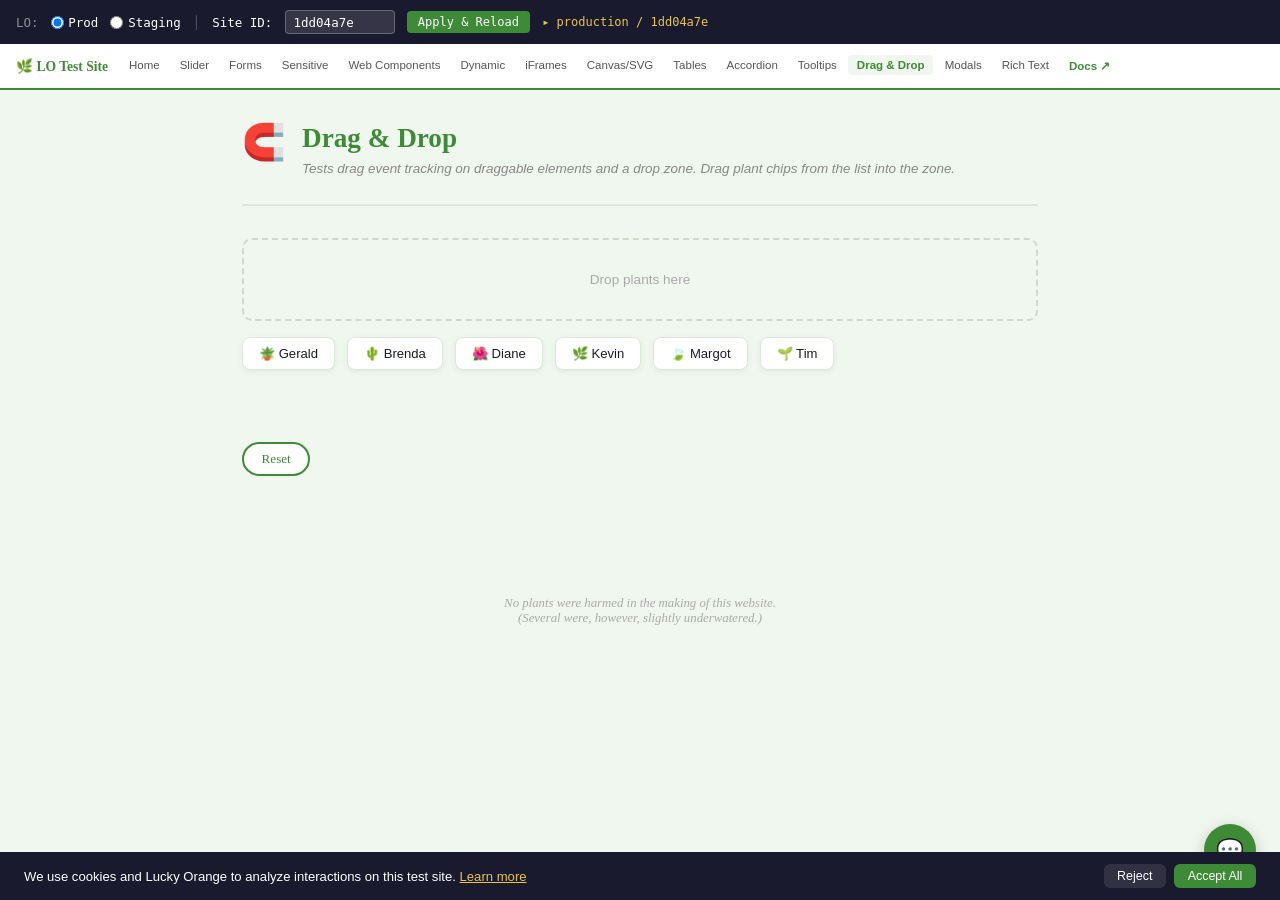
<file: drag-drop.html>
<!DOCTYPE html>
<html lang="en">
<head>
  <meta charset="UTF-8"/>
  <meta name="viewport" content="width=device-width, initial-scale=1.0"/>
  <title>LO Test Site — Drag &amp; Drop</title>
  <link rel="stylesheet" href="styles.css"/>
</head>
<body>
  <script src="shared.js"></script>

  <main class="page-wrap">
    <div class="page-header">
      <span class="page-emoji">🧲</span>
      <div>
        <h1>Drag &amp; Drop</h1>
        <p>Tests drag event tracking on draggable elements and a drop zone. Drag plant chips from the list into the zone.</p>
      </div>
    </div>

    <div class="drag-zone" id="drop-zone">Drop plants here</div>
    <div class="drag-items" id="drag-items">
      <div class="drag-item" draggable="true" data-id="1">🪴 Gerald</div>
      <div class="drag-item" draggable="true" data-id="2">🌵 Brenda</div>
      <div class="drag-item" draggable="true" data-id="3">🌺 Diane</div>
      <div class="drag-item" draggable="true" data-id="4">🌿 Kevin</div>
      <div class="drag-item" draggable="true" data-id="5">🍃 Margot</div>
      <div class="drag-item" draggable="true" data-id="6">🌱 Tim</div>
    </div>

    <div id="dropped-items" style="margin-top:1rem;min-height:2rem"></div>

    <button class="btn secondary" id="reset-drag" style="margin-top:1.5rem">Reset</button>
  </main>

  <script>
    var originalItems = document.getElementById('drag-items').innerHTML

    var dragged = null
    function bindDragItems () {
      document.querySelectorAll('.drag-item').forEach(function (item) {
        item.addEventListener('dragstart', function () {
          dragged = this
          setTimeout(function () { if (dragged) dragged.style.opacity = '0.4' }, 0)
        })
        item.addEventListener('dragend', function () { this.style.opacity = '' })
      })
    }
    bindDragItems()

    var dropZone = document.getElementById('drop-zone')
    dropZone.addEventListener('dragover',  function (e) { e.preventDefault(); this.classList.add('drag-over') })
    dropZone.addEventListener('dragleave', function ()  { this.classList.remove('drag-over') })
    dropZone.addEventListener('drop', function (e) {
      e.preventDefault()
      this.classList.remove('drag-over')
      if (!dragged) return
      var chip = document.createElement('span')
      chip.textContent = dragged.textContent
      Object.assign(chip.style, { display:'inline-block', background:'var(--green)', color:'white', borderRadius:'999px', padding:'.3rem .8rem', fontSize:'.8rem', fontFamily:'sans-serif', margin:'.25rem' })
      document.getElementById('dropped-items').appendChild(chip)
      dragged.remove()
      dragged = null
    })

    document.getElementById('reset-drag').addEventListener('click', function () {
      document.getElementById('drag-items').innerHTML = originalItems
      document.getElementById('dropped-items').innerHTML = ''
      bindDragItems()
    })
  </script>
</body>
</html>
</file>
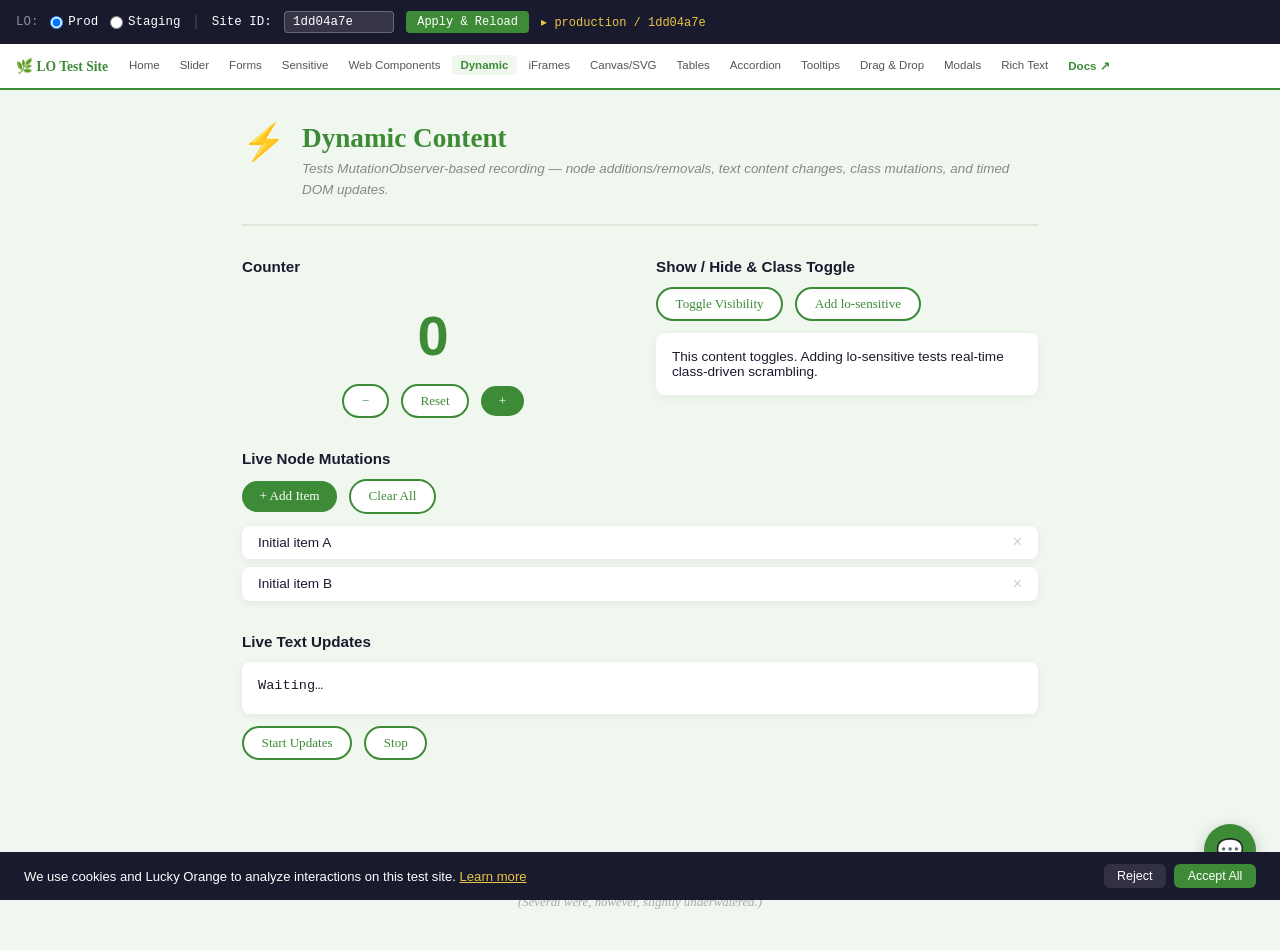
<file: dynamic.html>
<!DOCTYPE html>
<html lang="en">
<head>
  <meta charset="UTF-8"/>
  <meta name="viewport" content="width=device-width, initial-scale=1.0"/>
  <title>LO Test Site — Dynamic Content</title>
  <link rel="stylesheet" href="styles.css"/>
</head>
<body>
  <script src="shared.js"></script>

  <main class="page-wrap">
    <div class="page-header">
      <span class="page-emoji">⚡</span>
      <div>
        <h1>Dynamic Content</h1>
        <p>Tests MutationObserver-based recording — node additions/removals, text content changes, class mutations, and timed DOM updates.</p>
      </div>
    </div>

    <div class="dynamic-grid">
      <div>
        <h3 style="font-family:sans-serif;font-size:.95rem;margin-bottom:.75rem">Counter</h3>
        <div class="counter-display" id="counter-val">0</div>
        <div class="controls" style="justify-content:center">
          <button class="btn secondary" id="counter-dec">−</button>
          <button class="btn secondary" id="counter-reset">Reset</button>
          <button class="btn" id="counter-inc">+</button>
        </div>
      </div>
      <div>
        <h3 style="font-family:sans-serif;font-size:.95rem;margin-bottom:.75rem">Show / Hide &amp; Class Toggle</h3>
        <div class="controls" style="margin-bottom:.75rem">
          <button class="btn secondary" id="toggle-visibility">Toggle Visibility</button>
          <button class="btn secondary" id="toggle-sensitive-class">Add lo-sensitive</button>
        </div>
        <div id="toggleable" style="background:white;border-radius:8px;padding:1rem;box-shadow:0 2px 8px rgba(0,0,0,0.06);font-family:sans-serif;font-size:.85rem">
          This content toggles. Adding lo-sensitive tests real-time class-driven scrambling.
        </div>
      </div>
    </div>

    <div style="margin-top:2rem">
      <h3 style="font-family:sans-serif;font-size:.95rem;margin-bottom:.75rem">Live Node Mutations</h3>
      <div class="controls" style="margin-bottom:.75rem">
        <button class="btn" id="add-item">+ Add Item</button>
        <button class="btn secondary" id="clear-list">Clear All</button>
      </div>
      <ul class="dynamic-list" id="dynamic-list">
        <li>Initial item A <button onclick="this.parentElement.remove()">×</button></li>
        <li>Initial item B <button onclick="this.parentElement.remove()">×</button></li>
      </ul>
    </div>

    <div style="margin-top:2rem">
      <h3 style="font-family:sans-serif;font-size:.95rem;margin-bottom:.75rem">Live Text Updates</h3>
      <div class="live-text-box" id="live-text">Waiting…</div>
      <div class="controls">
        <button class="btn secondary" id="start-live">Start Updates</button>
        <button class="btn secondary" id="stop-live">Stop</button>
      </div>
    </div>
  </main>

  <script>
    var count = 0
    document.getElementById('counter-inc').addEventListener('click', function () { document.getElementById('counter-val').textContent = ++count })
    document.getElementById('counter-dec').addEventListener('click', function () { document.getElementById('counter-val').textContent = --count })
    document.getElementById('counter-reset').addEventListener('click', function () { count = 0; document.getElementById('counter-val').textContent = 0 })

    document.getElementById('toggle-visibility').addEventListener('click', function () {
      var el = document.getElementById('toggleable')
      el.style.display = el.style.display === 'none' ? '' : 'none'
    })
    document.getElementById('toggle-sensitive-class').addEventListener('click', function () {
      var el = document.getElementById('toggleable')
      var on = el.classList.toggle('lo-sensitive')
      this.textContent = on ? 'Remove lo-sensitive' : 'Add lo-sensitive'
    })

    var itemN = 2
    document.getElementById('add-item').addEventListener('click', function () {
      var li = document.createElement('li')
      li.innerHTML = 'Dynamic item ' + (++itemN) + ' — ' + new Date().toLocaleTimeString() + ' <button onclick="this.parentElement.remove()">×</button>'
      document.getElementById('dynamic-list').appendChild(li)
    })
    document.getElementById('clear-list').addEventListener('click', function () { document.getElementById('dynamic-list').innerHTML = '' })

    var liveTimer = null
    var msgs = ['Heatmap data processing…','Session recorded.','User clicked nav.','Form field focused.','Scroll depth: 42%','Rage click detected!','DOM mutation observed.','LO event fired.','WebSocket active.','Tracking running.']
    document.getElementById('start-live').addEventListener('click', function () {
      if (liveTimer) return
      liveTimer = setInterval(function () { document.getElementById('live-text').textContent = msgs[Math.floor(Math.random() * msgs.length)] }, 700)
    })
    document.getElementById('stop-live').addEventListener('click', function () {
      clearInterval(liveTimer); liveTimer = null
      document.getElementById('live-text').textContent = 'Stopped.'
    })
  </script>
</body>
</html>
</file>
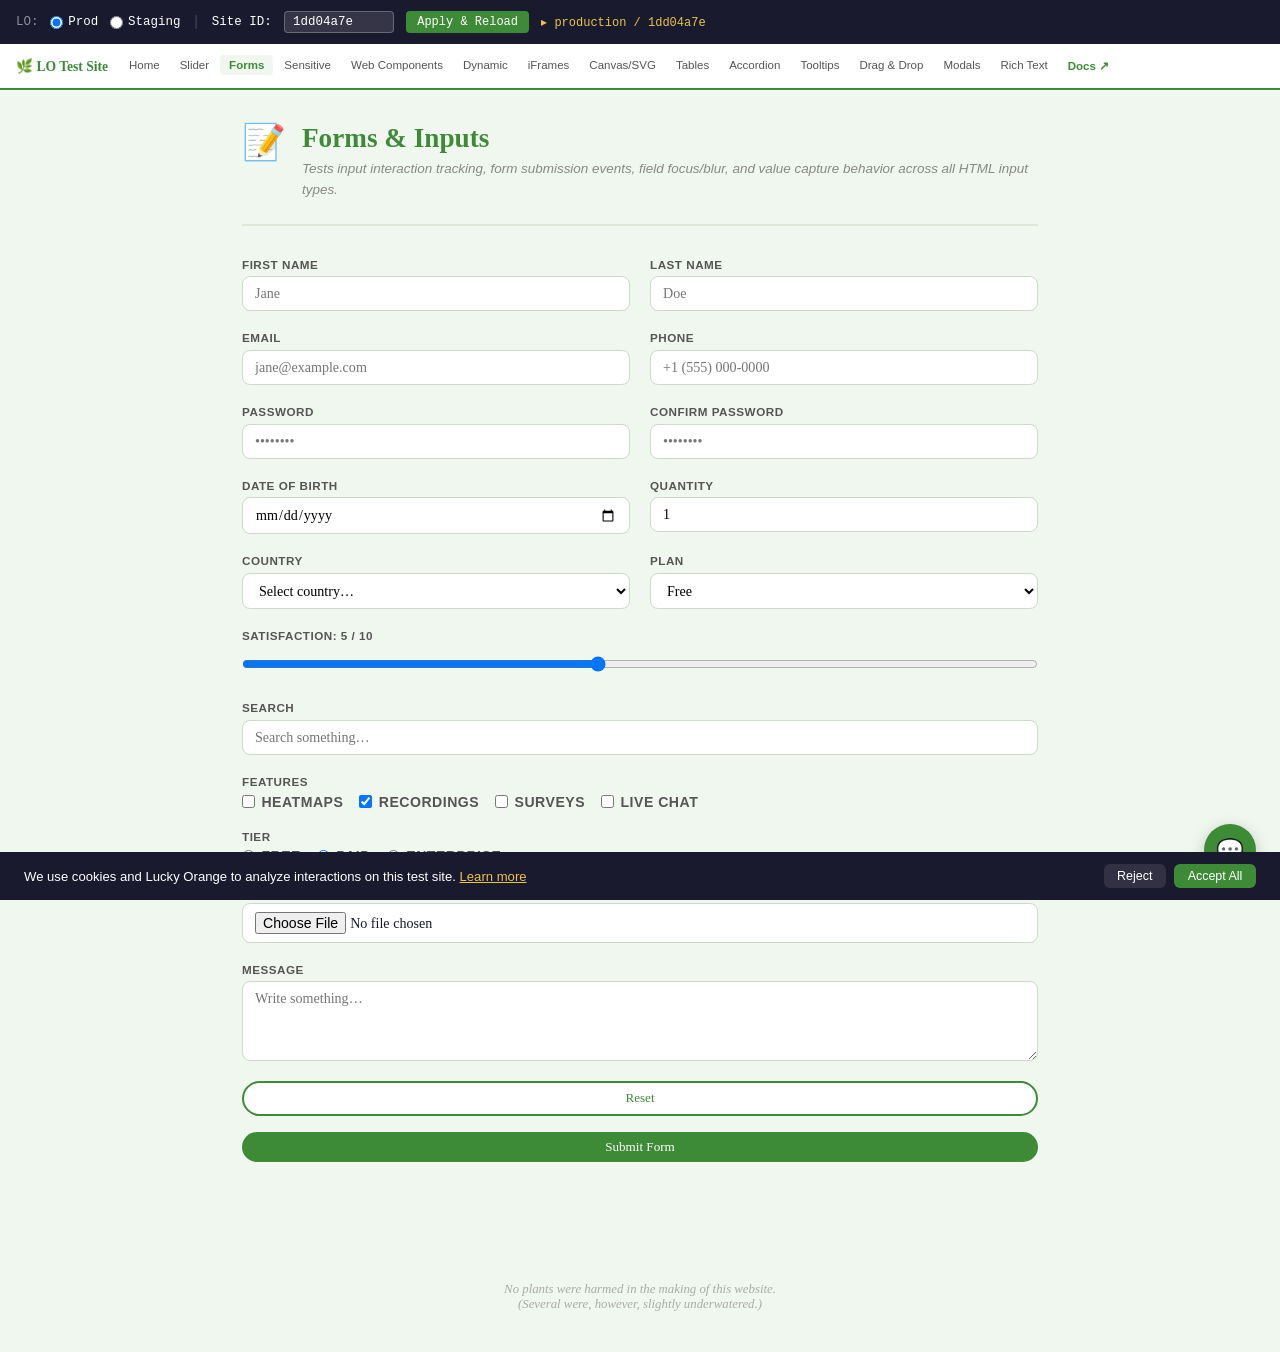
<file: forms.html>
<!DOCTYPE html>
<html lang="en">
<head>
  <meta charset="UTF-8"/>
  <meta name="viewport" content="width=device-width, initial-scale=1.0"/>
  <title>LO Test Site — Forms</title>
  <link rel="stylesheet" href="styles.css"/>
</head>
<body>
  <script src="shared.js"></script>

  <main class="page-wrap">
    <div class="page-header">
      <span class="page-emoji">📝</span>
      <div>
        <h1>Forms &amp; Inputs</h1>
        <p>Tests input interaction tracking, form submission events, field focus/blur, and value capture behavior across all HTML input types.</p>
      </div>
    </div>

    <form onsubmit="return false">
      <div class="form-grid">
        <div class="form-group">
          <label>First Name</label>
          <input type="text" name="first_name" placeholder="Jane"/>
        </div>
        <div class="form-group">
          <label>Last Name</label>
          <input type="text" name="last_name" placeholder="Doe"/>
        </div>
        <div class="form-group">
          <label>Email</label>
          <input type="email" name="email" placeholder="jane@example.com"/>
        </div>
        <div class="form-group">
          <label>Phone</label>
          <input type="tel" name="phone" placeholder="+1 (555) 000-0000"/>
        </div>
        <div class="form-group">
          <label>Password</label>
          <input type="password" name="password" placeholder="••••••••"/>
        </div>
        <div class="form-group">
          <label>Confirm Password</label>
          <input type="password" name="password2" placeholder="••••••••"/>
        </div>
        <div class="form-group">
          <label>Date of Birth</label>
          <input type="date" name="dob"/>
        </div>
        <div class="form-group">
          <label>Quantity</label>
          <input type="number" name="qty" min="0" max="99" value="1"/>
        </div>
        <div class="form-group">
          <label>Country</label>
          <select name="country">
            <option value="">Select country…</option>
            <option>United States</option>
            <option>Canada</option>
            <option>United Kingdom</option>
            <option>Australia</option>
            <option>Other</option>
          </select>
        </div>
        <div class="form-group">
          <label>Plan</label>
          <select name="plan">
            <option>Free</option>
            <option>Starter</option>
            <option>Growth</option>
            <option>Enterprise</option>
          </select>
        </div>
        <div class="form-group full">
          <label>Satisfaction: <span id="range-val">5</span> / 10</label>
          <input type="range" name="satisfaction" min="1" max="10" value="5"
                 oninput="document.getElementById('range-val').textContent=this.value"/>
        </div>
        <div class="form-group full">
          <label>Search</label>
          <input type="search" name="search" placeholder="Search something…"/>
        </div>
        <div class="form-group full">
          <label>Features</label>
          <div class="check-radio-group">
            <label><input type="checkbox" name="feat" value="heatmaps"/> Heatmaps</label>
            <label><input type="checkbox" name="feat" value="recordings" checked/> Recordings</label>
            <label><input type="checkbox" name="feat" value="surveys"/> Surveys</label>
            <label><input type="checkbox" name="feat" value="chat"/> Live Chat</label>
          </div>
        </div>
        <div class="form-group full">
          <label>Tier</label>
          <div class="check-radio-group">
            <label><input type="radio" name="tier" value="free"/> Free</label>
            <label><input type="radio" name="tier" value="paid" checked/> Paid</label>
            <label><input type="radio" name="tier" value="enterprise"/> Enterprise</label>
          </div>
        </div>
        <div class="form-group full">
          <label>File Upload</label>
          <input type="file" name="attachment" accept=".pdf,.doc,.png,.jpg"/>
        </div>
        <div class="form-group full">
          <label>Message</label>
          <textarea name="message" placeholder="Write something…"></textarea>
        </div>
        <div class="form-group full" style="display:flex;gap:1rem;justify-content:flex-end">
          <button type="reset" class="btn secondary">Reset</button>
          <button type="submit" class="btn">Submit Form</button>
        </div>
      </div>
    </form>
  </main>
</body>
</html>
</file>
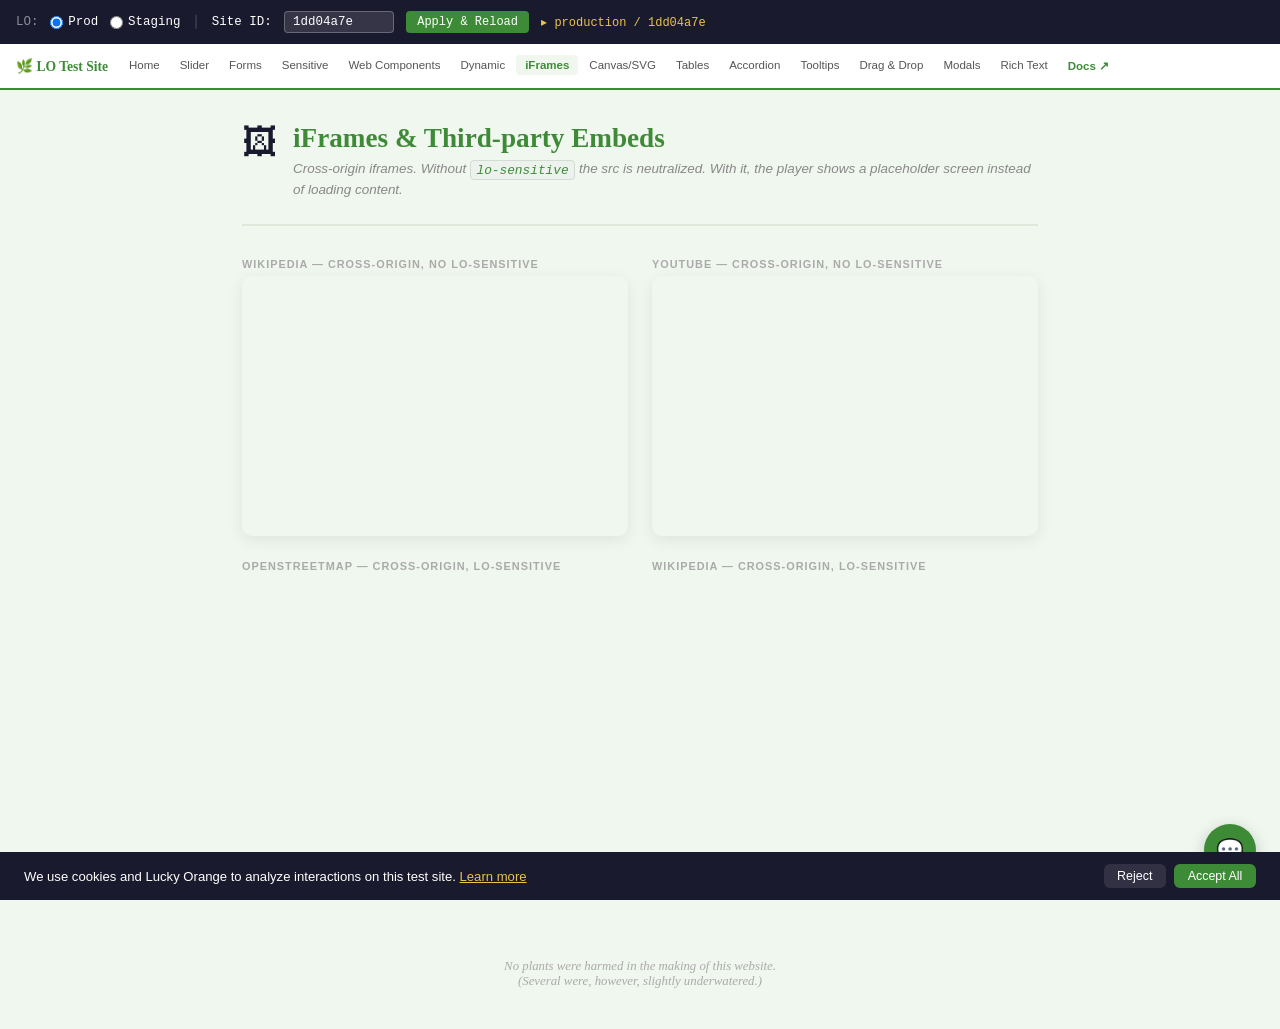
<file: iframes.html>
<!DOCTYPE html>
<html lang="en">
<head>
  <meta charset="UTF-8"/>
  <meta name="viewport" content="width=device-width, initial-scale=1.0"/>
  <title>LO Test Site — iFrames</title>
  <link rel="stylesheet" href="styles.css"/>
</head>
<body>
  <script src="shared.js"></script>

  <main class="page-wrap">
    <div class="page-header">
      <span class="page-emoji">🖼</span>
      <div>
        <h1>iFrames &amp; Third-party Embeds</h1>
        <p>Cross-origin iframes. Without <code style="font-size:.8rem;background:#eef2ee;border:1px solid #d0ddd0;border-radius:4px;padding:.1rem .35rem;color:var(--green)">lo-sensitive</code> the src is neutralized. With it, the player shows a placeholder screen instead of loading content.</p>
      </div>
    </div>

    <div class="iframe-grid">
      <div class="iframe-card">
        <span class="iframe-label">Wikipedia — cross-origin, no lo-sensitive</span>
        <iframe src="https://en.wikipedia.org/wiki/Houseplant" title="Houseplant Wikipedia" loading="lazy"></iframe>
      </div>
      <div class="iframe-card">
        <span class="iframe-label">YouTube — cross-origin, no lo-sensitive</span>
        <iframe src="https://www.youtube.com/embed/dQw4w9WgXcQ" title="YouTube" loading="lazy"
                allow="accelerometer; autoplay; clipboard-write; encrypted-media; gyroscope; picture-in-picture" allowfullscreen></iframe>
      </div>
      <div class="iframe-card">
        <span class="iframe-label">OpenStreetMap — cross-origin, lo-sensitive</span>
        <div class="lo-sensitive">
          <iframe src="https://www.openstreetmap.org/export/embed.html?bbox=-97.0,25.0,-80.0,36.0&layer=mapnik"
                  title="OpenStreetMap" loading="lazy"></iframe>
        </div>
      </div>
      <div class="iframe-card">
        <span class="iframe-label">Wikipedia — cross-origin, lo-sensitive</span>
        <div class="lo-sensitive">
          <iframe src="https://en.wikipedia.org/wiki/Lucky_orange" title="Wikipedia sensitive" loading="lazy"></iframe>
        </div>
      </div>
    </div>
  </main>
</body>
</html>
</file>
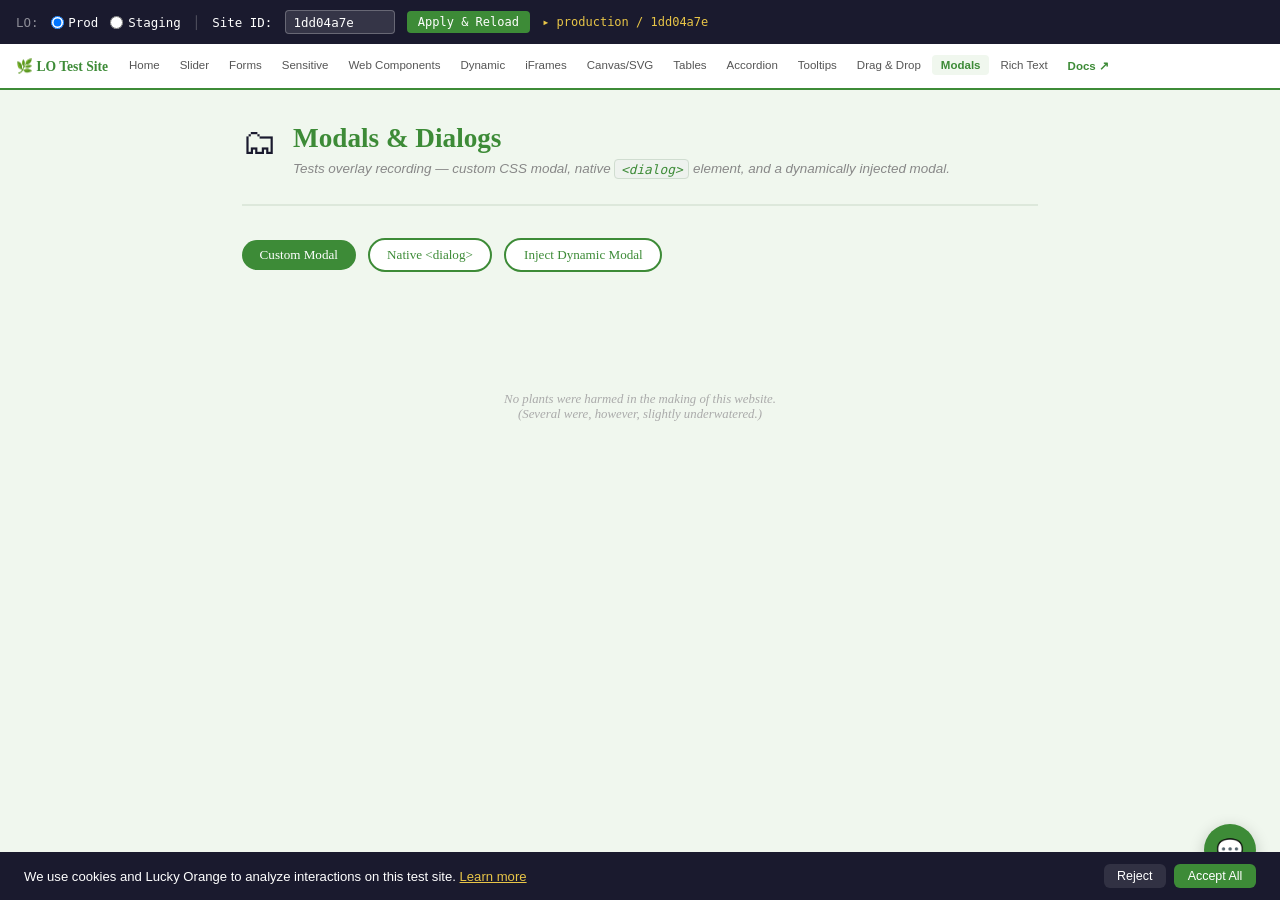
<file: modals.html>
<!DOCTYPE html>
<html lang="en">
<head>
  <meta charset="UTF-8"/>
  <meta name="viewport" content="width=device-width, initial-scale=1.0"/>
  <title>LO Test Site — Modals</title>
  <link rel="stylesheet" href="styles.css"/>
</head>
<body>
  <script src="shared.js"></script>

  <main class="page-wrap">
    <div class="page-header">
      <span class="page-emoji">🗂</span>
      <div>
        <h1>Modals &amp; Dialogs</h1>
        <p>Tests overlay recording — custom CSS modal, native <code style="font-size:.8rem;background:#eef2ee;border:1px solid #d0ddd0;border-radius:4px;padding:.1rem .35rem;color:var(--green)">&lt;dialog&gt;</code> element, and a dynamically injected modal.</p>
      </div>
    </div>

    <div class="controls">
      <button class="btn" id="open-modal">Custom Modal</button>
      <button class="btn secondary" id="open-dialog">Native &lt;dialog&gt;</button>
      <button class="btn secondary" id="open-dynamic">Inject Dynamic Modal</button>
    </div>
  </main>

  <!-- Custom Modal -->
  <div class="modal-overlay" id="custom-modal">
    <div class="modal-box">
      <button class="modal-close" id="close-modal">×</button>
      <h3>🌿 Custom Modal</h3>
      <p>A CSS overlay modal. LO should record it appearing as a DOM mutation and track all interactions inside it.</p>
      <div class="form-group" style="margin-top:1rem">
        <label>Input inside modal</label>
        <input type="text" placeholder="Type something — LO should track this"/>
      </div>
      <div class="modal-footer">
        <button class="btn secondary" id="cancel-modal">Cancel</button>
        <button class="btn">Confirm</button>
      </div>
    </div>
  </div>

  <!-- Native Dialog -->
  <dialog id="native-dialog">
    <h3>🌱 Native &lt;dialog&gt;</h3>
    <p>Uses <code>showModal()</code>. Tests if LO records the dialog opening/closing and tracks interactions inside it, including the backdrop.</p>
    <div class="form-group" style="margin-top:1rem">
      <label>Input inside dialog</label>
      <input type="text" placeholder="Native dialog input…"/>
    </div>
    <div class="modal-footer">
      <button class="btn secondary" id="close-dialog">Close</button>
      <button class="btn">Submit</button>
    </div>
  </dialog>

  <script>
    document.getElementById('open-modal').addEventListener('click',  function () { document.getElementById('custom-modal').classList.add('active') })
    document.getElementById('close-modal').addEventListener('click', function () { document.getElementById('custom-modal').classList.remove('active') })
    document.getElementById('cancel-modal').addEventListener('click',function () { document.getElementById('custom-modal').classList.remove('active') })
    document.getElementById('custom-modal').addEventListener('click',function (e) { if (e.target === this) this.classList.remove('active') })

    document.getElementById('open-dialog').addEventListener('click', function () { document.getElementById('native-dialog').showModal() })
    document.getElementById('close-dialog').addEventListener('click',function () { document.getElementById('native-dialog').close() })

    document.getElementById('open-dynamic').addEventListener('click', function () {
      var overlay = document.createElement('div')
      overlay.className = 'modal-overlay active'
      overlay.innerHTML =
        '<div class="modal-box">' +
          '<button class="modal-close" onclick="this.closest(\'.modal-overlay\').remove()">×</button>' +
          '<h3>🌱 Dynamically Injected Modal</h3>' +
          '<p>Injected into the DOM after page load via JavaScript. LO should capture this via MutationObserver as a newly added node tree.</p>' +
          '<div class="modal-footer"><button class="btn" onclick="this.closest(\'.modal-overlay\').remove()">Got it</button></div>' +
        '</div>'
      overlay.addEventListener('click', function (e) { if (e.target === overlay) overlay.remove() })
      document.body.appendChild(overlay)
    })
  </script>
</body>
</html>
</file>
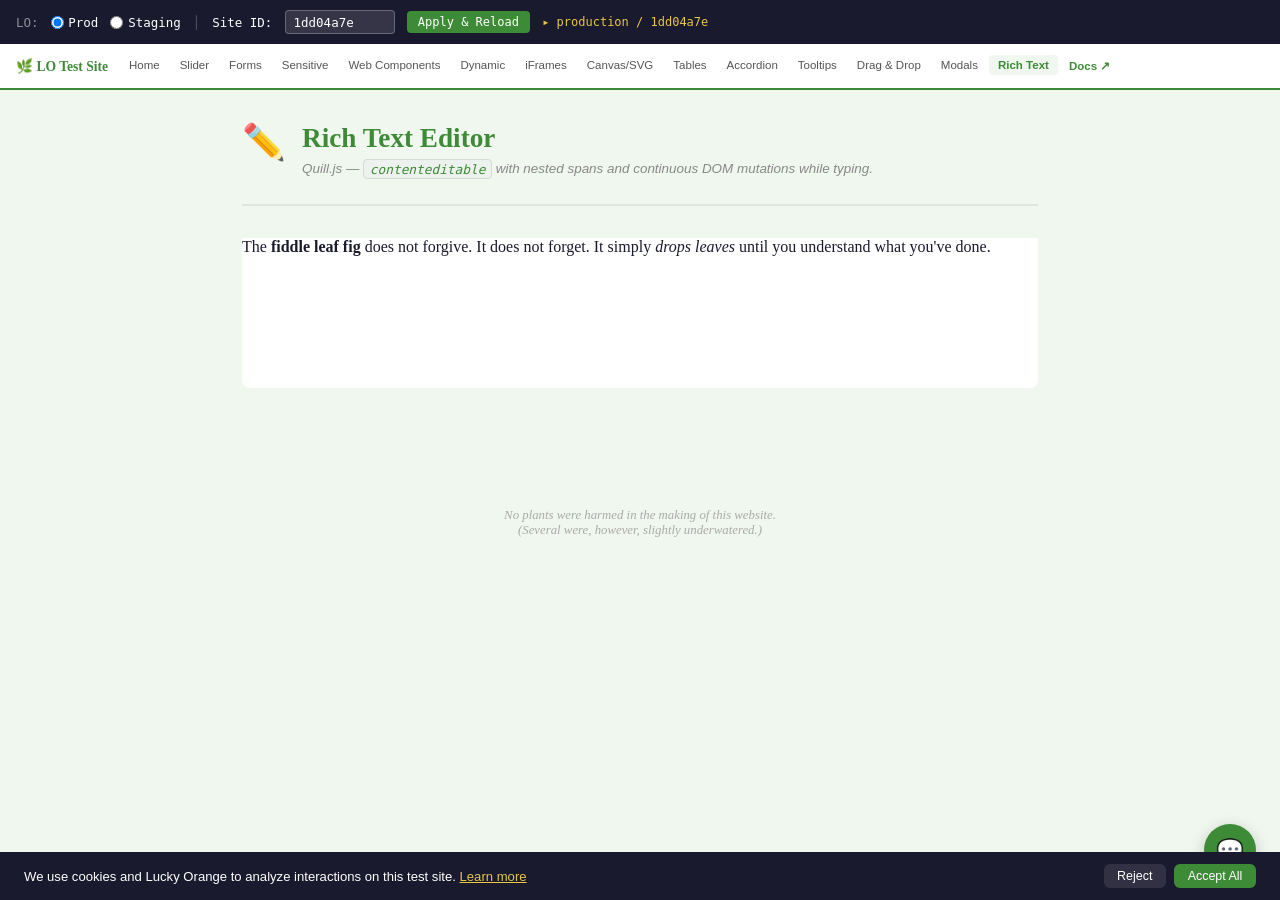
<file: rich-text.html>
<!DOCTYPE html>
<html lang="en">
<head>
  <meta charset="UTF-8"/>
  <meta name="viewport" content="width=device-width, initial-scale=1.0"/>
  <title>LO Test Site — Rich Text</title>
  <link rel="stylesheet" href="styles.css"/>
  <link rel="stylesheet" href="https://cdn.quilljs.com/1.3.7/quill.snow.css"/>
</head>
<body>
  <script src="shared.js"></script>

  <main class="page-wrap">
    <div class="page-header">
      <span class="page-emoji">✏️</span>
      <div>
        <h1>Rich Text Editor</h1>
        <p>Quill.js — <code style="font-size:.8rem;background:#eef2ee;border:1px solid #d0ddd0;border-radius:4px;padding:.1rem .35rem;color:var(--green)">contenteditable</code> with nested spans and continuous DOM mutations while typing.</p>
      </div>
    </div>

    <div id="quill-editor">
      <p>The <strong>fiddle leaf fig</strong> does not forgive. It does not forget. It simply <em>drops leaves</em> until you understand what you've done.</p>
    </div>
  </main>

  <script src="https://cdn.quilljs.com/1.3.7/quill.min.js"></script>
  <script>
    new Quill('#quill-editor', { theme: 'snow' })
  </script>
</body>
</html>
</file>
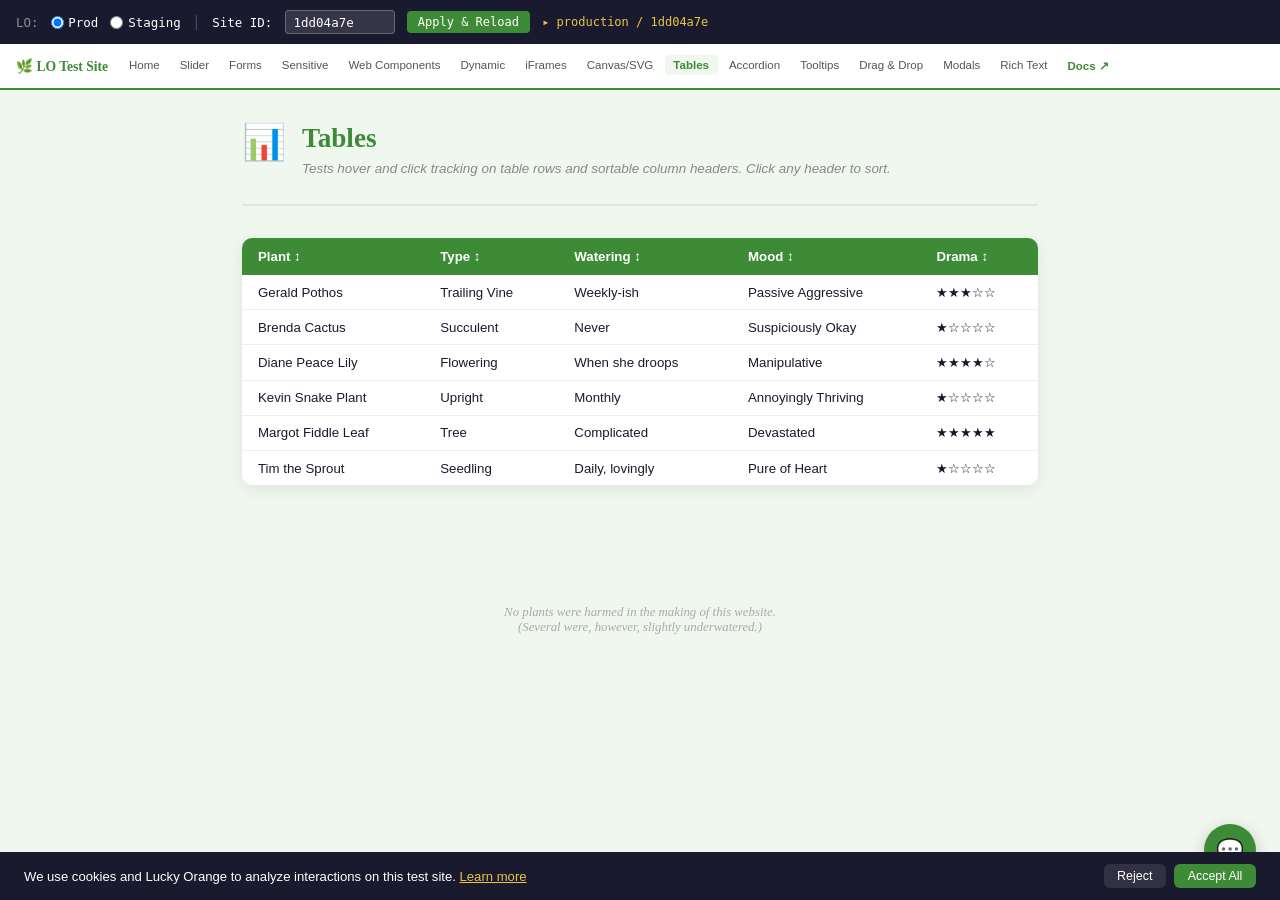
<file: tables.html>
<!DOCTYPE html>
<html lang="en">
<head>
  <meta charset="UTF-8"/>
  <meta name="viewport" content="width=device-width, initial-scale=1.0"/>
  <title>LO Test Site — Tables</title>
  <link rel="stylesheet" href="styles.css"/>
</head>
<body>
  <script src="shared.js"></script>

  <main class="page-wrap">
    <div class="page-header">
      <span class="page-emoji">📊</span>
      <div>
        <h1>Tables</h1>
        <p>Tests hover and click tracking on table rows and sortable column headers. Click any header to sort.</p>
      </div>
    </div>

    <div class="table-wrapper">
      <table id="plant-table">
        <thead>
          <tr>
            <th data-col="0">Plant ↕</th>
            <th data-col="1">Type ↕</th>
            <th data-col="2">Watering ↕</th>
            <th data-col="3">Mood ↕</th>
            <th data-col="4">Drama ↕</th>
          </tr>
        </thead>
        <tbody>
          <tr><td>Gerald Pothos</td><td>Trailing Vine</td><td>Weekly-ish</td><td>Passive Aggressive</td><td>★★★☆☆</td></tr>
          <tr><td>Brenda Cactus</td><td>Succulent</td><td>Never</td><td>Suspiciously Okay</td><td>★☆☆☆☆</td></tr>
          <tr><td>Diane Peace Lily</td><td>Flowering</td><td>When she droops</td><td>Manipulative</td><td>★★★★☆</td></tr>
          <tr><td>Kevin Snake Plant</td><td>Upright</td><td>Monthly</td><td>Annoyingly Thriving</td><td>★☆☆☆☆</td></tr>
          <tr><td>Margot Fiddle Leaf</td><td>Tree</td><td>Complicated</td><td>Devastated</td><td>★★★★★</td></tr>
          <tr><td>Tim the Sprout</td><td>Seedling</td><td>Daily, lovingly</td><td>Pure of Heart</td><td>★☆☆☆☆</td></tr>
        </tbody>
      </table>
    </div>
  </main>

  <script>
    document.querySelectorAll('#plant-table th').forEach(function (th) {
      th.addEventListener('click', function () {
        var col   = parseInt(this.dataset.col)
        var tbody = document.querySelector('#plant-table tbody')
        var rows  = Array.from(tbody.querySelectorAll('tr'))
        var asc   = this.dataset.asc !== 'true'
        this.dataset.asc = asc
        rows.sort(function (a, b) {
          var va = a.cells[col].textContent.trim()
          var vb = b.cells[col].textContent.trim()
          return asc ? va.localeCompare(vb) : vb.localeCompare(va)
        })
        rows.forEach(function (r) { tbody.appendChild(r) })
      })
    })
  </script>
</body>
</html>
</file>
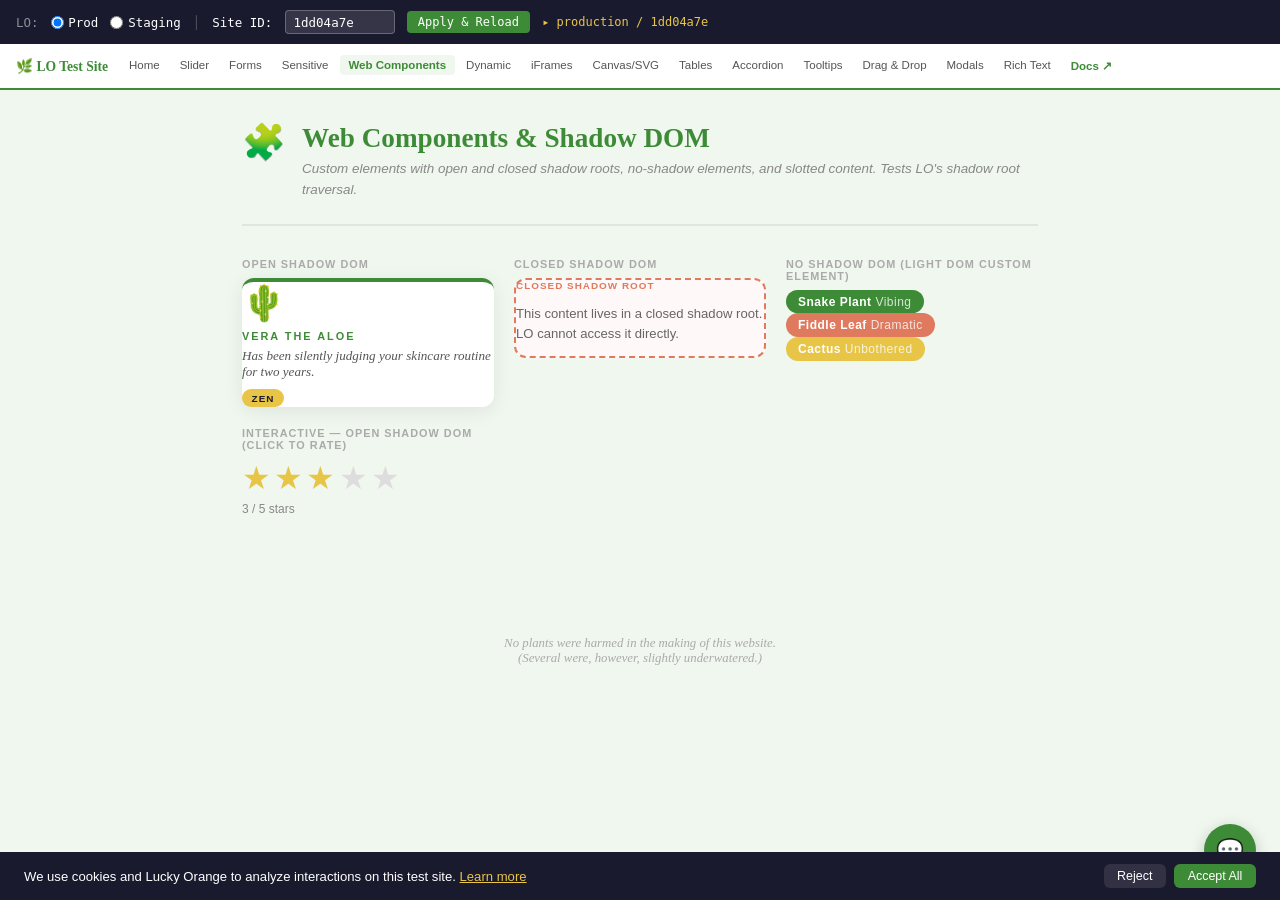
<file: web-components.html>
<!DOCTYPE html>
<html lang="en">
<head>
  <meta charset="UTF-8"/>
  <meta name="viewport" content="width=device-width, initial-scale=1.0"/>
  <title>LO Test Site — Web Components</title>
  <link rel="stylesheet" href="styles.css"/>
</head>
<body>
  <script src="shared.js"></script>

  <main class="page-wrap">
    <div class="page-header">
      <span class="page-emoji">🧩</span>
      <div>
        <h1>Web Components &amp; Shadow DOM</h1>
        <p>Custom elements with open and closed shadow roots, no-shadow elements, and slotted content. Tests LO's shadow root traversal.</p>
      </div>
    </div>

    <div class="wc-grid">
      <div>
        <p class="wc-label">Open shadow DOM</p>
        <plant-card name="Vera the Aloe" mood="Zen" emoji="🌵">
          Has been silently judging your skincare routine for two years.
        </plant-card>
      </div>
      <div>
        <p class="wc-label">Closed shadow DOM</p>
        <secret-note>
          This content lives in a closed shadow root. LO cannot access it directly.
        </secret-note>
      </div>
      <div>
        <p class="wc-label">No shadow DOM (light DOM custom element)</p>
        <mood-badge mood="Vibing" color="#3d8b37">Snake Plant</mood-badge><br style="margin-top:.5rem"/>
        <mood-badge mood="Dramatic" color="#e07a5f">Fiddle Leaf</mood-badge><br style="margin-top:.5rem"/>
        <mood-badge mood="Unbothered" color="#e8c547">Cactus</mood-badge>
      </div>
      <div>
        <p class="wc-label">Interactive — open shadow DOM (click to rate)</p>
        <star-rating max="5" value="3"></star-rating>
      </div>
    </div>
  </main>

  <script>
    class PlantCard extends HTMLElement {
      connectedCallback () {
        const s = this.attachShadow({ mode: 'open' })
        s.innerHTML = `
          <style>
            :host{display:block;background:white;border-radius:12px;padding:1.1rem;box-shadow:0 4px 20px rgba(0,0,0,.08);border-top:4px solid #3d8b37}
            .emoji{font-size:2.2rem;display:block;margin-bottom:.4rem}
            .name{font-size:.68rem;font-weight:700;letter-spacing:2px;text-transform:uppercase;color:#3d8b37;margin-bottom:.35rem;font-family:sans-serif}
            .desc{font-size:.82rem;color:#555;font-style:italic;font-family:Georgia,serif}
            .mood{display:inline-block;background:#e8c547;color:#1a1a2e;font-size:.62rem;font-weight:700;letter-spacing:1px;text-transform:uppercase;padding:.2rem .6rem;border-radius:999px;margin-top:.6rem;font-family:sans-serif}
          </style>
          <span class="emoji">${this.getAttribute('emoji')||'🌿'}</span>
          <div class="name">${this.getAttribute('name')||'Plant'}</div>
          <div class="desc"><slot></slot></div>
          <span class="mood">${this.getAttribute('mood')||'Vibing'}</span>`
      }
    }
    customElements.define('plant-card', PlantCard)

    class SecretNote extends HTMLElement {
      connectedCallback () {
        const s = this.attachShadow({ mode: 'closed' })
        s.innerHTML = `
          <style>
            :host{display:block;background:#fff8f8;border:2px dashed #e07a5f;border-radius:12px;padding:1.1rem}
            .tag{font-size:.62rem;font-weight:700;text-transform:uppercase;letter-spacing:1px;color:#e07a5f;margin-bottom:.4rem;font-family:sans-serif}
            p{font-family:sans-serif;font-size:.82rem;color:#666;line-height:1.5}
          </style>
          <div class="tag">Closed Shadow Root</div>
          <p><slot></slot></p>`
      }
    }
    customElements.define('secret-note', SecretNote)

    class MoodBadge extends HTMLElement {
      connectedCallback () {
        const mood  = this.getAttribute('mood') || ''
        const color = this.getAttribute('color') || '#3d8b37'
        Object.assign(this.style, { display:'inline-block', background:color, color:'white', fontSize:'.75rem', fontWeight:'700', padding:'.3rem .75rem', borderRadius:'999px', fontFamily:'sans-serif', letterSpacing:'.5px' })
        this.innerHTML = this.textContent.trim() + ' <span style="opacity:.8;font-weight:400">' + mood + '</span>'
      }
    }
    customElements.define('mood-badge', MoodBadge)

    class StarRating extends HTMLElement {
      connectedCallback () {
        this._v = parseInt(this.getAttribute('value')||'0')
        this._m = parseInt(this.getAttribute('max')||'5')
        this._root = this.attachShadow({ mode: 'open' })
        this._draw()
      }
      _draw () {
        const stars = Array.from({length:this._m},(_,i)=>`<span class="s ${i<this._v?'on':''}" data-v="${i+1}">★</span>`).join('')
        this._root.innerHTML = `
          <style>
            :host{display:block}.stars{display:flex;gap:.2rem;font-size:2rem}.s{cursor:pointer;color:#ddd;transition:color .1s;user-select:none}.s.on{color:#e8c547}.s:hover{color:#e8c547;opacity:.8}.lbl{font-family:sans-serif;font-size:.75rem;color:#888;margin-top:.3rem}
          </style>
          <div class="stars">${stars}</div>
          <div class="lbl">${this._v} / ${this._m} stars</div>`
        this._root.querySelectorAll('.s').forEach(s => s.addEventListener('click', () => { this._v = parseInt(s.dataset.v); this._draw() }))
      }
    }
    customElements.define('star-rating', StarRating)
  </script>
</body>
</html>
</file>
<file: styles.css>
/* ---- Variables & Reset ---- */
:root {
  --green: #3d8b37;
  --light: #f0f7ee;
  --dark: #1a1a2e;
  --accent: #e8c547;
  --pink: #e07a5f;
  --config-h: 44px;
  --nav-h: 46px;
}
* { box-sizing: border-box; margin: 0; padding: 0; }
html { scroll-behavior: smooth; }
body {
  font-family: 'Georgia', serif;
  background: var(--light);
  color: var(--dark);
  padding-top: calc(var(--config-h) + var(--nav-h));
}

/* ---- Config Bar ---- */
.lo-config-bar {
  position: fixed;
  top: 0; left: 0; right: 0;
  height: var(--config-h);
  background: var(--dark);
  color: white;
  z-index: 1000;
  display: flex;
  align-items: center;
  padding: 0 1rem;
  gap: 0.75rem;
  font-family: monospace;
  font-size: 0.78rem;
  overflow-x: auto;
  white-space: nowrap;
}
.lo-config-bar label { display: flex; align-items: center; gap: 0.3rem; cursor: pointer; }
.lo-config-sep { opacity: 0.25; }
.lo-config-bar input[type="text"] {
  background: rgba(255,255,255,0.12);
  border: 1px solid rgba(255,255,255,0.25);
  color: white;
  padding: 0.2rem 0.5rem;
  border-radius: 4px;
  font-family: monospace;
  font-size: 0.78rem;
  width: 110px;
}
.lo-config-bar input[type="text"]::placeholder { color: rgba(255,255,255,0.35); }
.lo-apply-btn {
  background: var(--green);
  color: white;
  border: none;
  padding: 0.25rem 0.7rem;
  border-radius: 4px;
  font-size: 0.75rem;
  cursor: pointer;
  font-family: monospace;
}
.lo-apply-btn:hover { background: #2e6b29; }
.lo-status { color: var(--accent); font-size: 0.75rem; }

/* ---- Site Nav ---- */
.site-nav {
  position: fixed;
  top: var(--config-h); left: 0; right: 0;
  height: var(--nav-h);
  background: white;
  border-bottom: 2px solid var(--green);
  z-index: 999;
  display: flex;
  align-items: center;
  padding: 0 1rem;
  gap: 0.75rem;
  overflow-x: auto;
  white-space: nowrap;
}
.nav-brand {
  text-decoration: none;
  font-weight: bold;
  color: var(--green);
  font-size: 0.85rem;
  flex-shrink: 0;
  font-family: Georgia, serif;
}
.nav-links { display: flex; list-style: none; gap: 0.15rem; }
.nav-links a {
  display: block;
  padding: 0.25rem 0.55rem;
  color: #555;
  text-decoration: none;
  font-size: 0.72rem;
  border-radius: 4px;
  font-family: sans-serif;
  transition: background 0.15s, color 0.15s;
}
.nav-links a:hover { background: var(--light); color: var(--green); }
.nav-links a.active {
  background: var(--light);
  color: var(--green);
  font-weight: bold;
}

/* ---- Page Wrap ---- */
.page-wrap {
  max-width: 860px;
  margin: 0 auto;
  padding: 2rem 2rem 5rem;
}

/* ---- Page Header (section pages) ---- */
.page-header {
  display: flex;
  align-items: flex-start;
  gap: 1rem;
  padding-bottom: 1.5rem;
  margin-bottom: 2rem;
  border-bottom: 2px solid #dde8db;
}
.page-emoji { font-size: 2.2rem; line-height: 1; flex-shrink: 0; margin-top: 0.2rem; }
.page-header h1 { font-size: 1.7rem; color: var(--green); line-height: 1.2; }
.page-header p {
  font-size: 0.84rem;
  color: #888;
  font-family: sans-serif;
  font-style: italic;
  margin-top: 0.3rem;
  line-height: 1.5;
}

/* ---- Home Banner ---- */
.home-banner {
  background: var(--green);
  color: white;
  padding: 3rem 2rem 2.5rem;
  text-align: center;
  position: relative;
  overflow: hidden;
}
.home-banner::before { content: "🌿"; font-size: 7rem; position: absolute; top: -10px; left: -15px; opacity: 0.1; transform: rotate(-20deg); }
.home-banner::after  { content: "🌱"; font-size: 5rem; position: absolute; bottom: -10px; right: 10px; opacity: 0.1; transform: rotate(15deg); }
.home-banner h1 { font-size: 2.2rem; position: relative; }
.home-banner p  { margin-top: 0.5rem; font-size: 0.95rem; opacity: 0.85; font-style: italic; position: relative; }

/* ---- Section Cards (home page) ---- */
.section-grid {
  display: grid;
  grid-template-columns: repeat(auto-fill, minmax(220px, 1fr));
  gap: 1rem;
  margin-top: 2rem;
}
.section-card {
  background: white;
  border-radius: 12px;
  padding: 1.25rem;
  box-shadow: 0 3px 12px rgba(0,0,0,0.07);
  text-decoration: none;
  color: var(--dark);
  border-left: 4px solid var(--green);
  transition: transform 0.15s, box-shadow 0.15s;
  display: block;
}
.section-card:hover { transform: translateY(-3px); box-shadow: 0 6px 20px rgba(0,0,0,0.1); }
.section-card-emoji { font-size: 1.8rem; margin-bottom: 0.5rem; display: block; }
.section-card h3 { font-size: 0.95rem; color: var(--green); margin-bottom: 0.3rem; }
.section-card p  { font-size: 0.78rem; color: #888; font-family: sans-serif; line-height: 1.5; }

/* ---- Shared Buttons ---- */
.btn {
  background: var(--green);
  color: white;
  border: none;
  padding: 0.45rem 1.1rem;
  border-radius: 999px;
  font-size: 0.82rem;
  cursor: pointer;
  font-family: inherit;
  transition: background 0.2s;
}
.btn:hover { background: #2e6b29; }
.btn.secondary { background: white; color: var(--green); border: 2px solid var(--green); }
.btn.secondary:hover { background: var(--light); }
.btn.danger { background: var(--pink); }
.btn.danger:hover { background: #c0614a; }
.controls { display: flex; gap: 0.75rem; flex-wrap: wrap; align-items: center; }

/* ---- Slider ---- */
.slide { outline: none; padding: 0 12px; }
.card {
  background: white;
  border-radius: 16px;
  padding: 2.5rem 2rem;
  box-shadow: 0 4px 20px rgba(0,0,0,0.08);
  min-height: 300px;
  display: flex !important;
  flex-direction: column;
  align-items: center;
  justify-content: center;
  text-align: center;
  border-top: 6px solid var(--green);
  transition: transform 0.2s;
}
.card:hover { transform: translateY(-4px); }
.plant-emoji { font-size: 3.5rem; margin-bottom: 1rem; display: block; animation: sway 3s ease-in-out infinite; }
@keyframes sway { 0%, 100% { transform: rotate(-4deg); } 50% { transform: rotate(4deg); } }
.plant-name { font-size: 0.72rem; font-weight: bold; letter-spacing: 2px; text-transform: uppercase; color: var(--green); margin-bottom: 0.5rem; }
.quote { font-size: 1.15rem; line-height: 1.6; font-style: italic; margin-bottom: 1rem; }
.subtext { font-size: 0.82rem; color: #888; }
.mood-tag { display: inline-block; background: var(--accent); color: var(--dark); font-size: 0.68rem; font-weight: bold; letter-spacing: 1px; text-transform: uppercase; padding: 0.25rem 0.7rem; border-radius: 999px; margin-top: 0.75rem; }
.slick-dots li button:before { color: var(--green); font-size: 10px; }
.slick-dots li.slick-active button:before { color: var(--green); }
.byline { text-align: center; margin-bottom: 1rem; font-size: 0.88rem; color: #666; }
#autoplay-status { font-size: 0.75rem; color: #999; display: block; margin-top: 0.5rem; text-align: center; }

/* ---- Forms ---- */
.form-grid { display: grid; grid-template-columns: 1fr 1fr; gap: 1.25rem; }
@media (max-width: 580px) { .form-grid { grid-template-columns: 1fr; } }
.form-group { display: flex; flex-direction: column; gap: 0.35rem; }
.form-group.full { grid-column: 1 / -1; }
.form-group label { font-size: 0.73rem; font-weight: bold; color: #555; font-family: sans-serif; text-transform: uppercase; letter-spacing: 0.5px; }
.form-group input,
.form-group select,
.form-group textarea {
  padding: 0.5rem 0.75rem;
  border: 1.5px solid #cdd9cb;
  border-radius: 8px;
  font-size: 0.88rem;
  font-family: inherit;
  background: white;
  transition: border-color 0.2s;
  outline: none;
}
.form-group input:focus,
.form-group select:focus,
.form-group textarea:focus { border-color: var(--green); }
.form-group textarea { resize: vertical; min-height: 80px; }
.check-radio-group { display: flex; gap: 1rem; flex-wrap: wrap; align-items: center; }
.check-radio-group label { font-size: 0.88rem; display: flex; align-items: center; gap: 0.4rem; cursor: pointer; font-family: sans-serif; }

/* ---- Sensitive ---- */
.sensitive-box { background: #fff8f8; border: 2px dashed var(--pink); border-radius: 12px; padding: 1.25rem; margin-bottom: 1rem; }
.sensitive-tag { font-size: 0.65rem; font-weight: bold; letter-spacing: 1px; text-transform: uppercase; color: var(--pink); margin-bottom: 0.6rem; font-family: sans-serif; }

/* ---- Web Components ---- */
.wc-grid { display: grid; grid-template-columns: repeat(auto-fit, minmax(190px, 1fr)); gap: 1.25rem; }
.wc-label { font-size: 0.68rem; font-weight: bold; text-transform: uppercase; letter-spacing: 1px; color: #aaa; margin-bottom: 0.5rem; font-family: sans-serif; }

/* ---- Dynamic ---- */
.dynamic-grid { display: grid; grid-template-columns: 1fr 1fr; gap: 2rem; }
@media (max-width: 580px) { .dynamic-grid { grid-template-columns: 1fr; } }
.counter-display { font-size: 3.5rem; font-weight: bold; color: var(--green); text-align: center; padding: 1rem 0; font-family: sans-serif; }
.dynamic-list { list-style: none; display: flex; flex-direction: column; gap: 0.5rem; margin-top: 0.75rem; }
.dynamic-list li { background: white; border-radius: 8px; padding: 0.55rem 1rem; box-shadow: 0 2px 8px rgba(0,0,0,0.06); display: flex; justify-content: space-between; align-items: center; font-family: sans-serif; font-size: 0.85rem; }
.dynamic-list li button { background: none; border: none; color: #ccc; cursor: pointer; font-size: 1rem; line-height: 1; }
.dynamic-list li button:hover { color: var(--pink); }
.live-text-box { background: white; border-radius: 8px; padding: 1rem; box-shadow: 0 2px 8px rgba(0,0,0,0.06); font-family: monospace; font-size: 0.85rem; min-height: 52px; margin-bottom: 0.75rem; }

/* ---- iFrames ---- */
.iframe-grid { display: grid; grid-template-columns: 1fr 1fr; gap: 1.5rem; }
@media (max-width: 660px) { .iframe-grid { grid-template-columns: 1fr; } }
.iframe-card { display: flex; flex-direction: column; gap: 0.4rem; }
.iframe-label { font-size: 0.68rem; font-weight: bold; text-transform: uppercase; letter-spacing: 1px; color: #aaa; font-family: sans-serif; }
.iframe-card iframe,
.iframe-card .lo-sensitive iframe { width: 100%; height: 260px; border: none; border-radius: 10px; box-shadow: 0 4px 16px rgba(0,0,0,0.08); display: block; }
.iframe-card .lo-sensitive { border-radius: 10px; overflow: hidden; }

/* ---- Canvas & SVG ---- */
.canvas-svg-grid { display: grid; grid-template-columns: 1fr 1fr; gap: 1.5rem; }
@media (max-width: 660px) { .canvas-svg-grid { grid-template-columns: 1fr; } }
.canvas-label { font-size: 0.68rem; font-weight: bold; text-transform: uppercase; letter-spacing: 1px; color: #aaa; margin-bottom: 0.4rem; font-family: sans-serif; }
canvas { border-radius: 10px; box-shadow: 0 4px 16px rgba(0,0,0,0.08); width: 100%; display: block; }
.svg-wrapper { background: white; border-radius: 10px; box-shadow: 0 4px 16px rgba(0,0,0,0.08); padding: 1.5rem; display: flex; align-items: center; justify-content: center; }

/* ---- Tables ---- */
.table-wrapper { overflow-x: auto; background: white; border-radius: 10px; box-shadow: 0 4px 16px rgba(0,0,0,0.08); }
table { width: 100%; border-collapse: collapse; font-family: sans-serif; font-size: 0.83rem; }
table thead { background: var(--green); color: white; }
table th { padding: 0.7rem 1rem; text-align: left; font-weight: 600; cursor: pointer; user-select: none; white-space: nowrap; }
table th:hover { background: #2e6b29; }
table td { padding: 0.6rem 1rem; border-bottom: 1px solid #eee; }
table tbody tr:hover { background: var(--light); }
table tbody tr:last-child td { border-bottom: none; }

/* ---- Accordion ---- */
.accordion-item { background: white; border-radius: 10px; box-shadow: 0 2px 8px rgba(0,0,0,0.06); margin-bottom: 0.75rem; overflow: hidden; }
.accordion-header { padding: 0.9rem 1.25rem; cursor: pointer; display: flex; justify-content: space-between; align-items: center; font-family: sans-serif; font-size: 0.9rem; font-weight: 600; user-select: none; }
.accordion-header:hover { background: var(--light); }
.accordion-chevron { transition: transform 0.25s; font-size: 0.75rem; }
.accordion-item.open .accordion-chevron { transform: rotate(180deg); }
.accordion-body { max-height: 0; overflow: hidden; transition: max-height 0.3s ease; }
.accordion-body-inner { padding: 0 1.25rem 1rem; font-family: sans-serif; font-size: 0.85rem; color: #555; line-height: 1.6; }

/* ---- Tooltips ---- */
.tooltip-demo { display: flex; gap: 1.5rem; flex-wrap: wrap; align-items: center; }
[data-tooltip] { position: relative; cursor: help; }
[data-tooltip]::after {
  content: attr(data-tooltip);
  position: absolute;
  bottom: calc(100% + 6px);
  left: 50%;
  transform: translateX(-50%);
  background: var(--dark);
  color: white;
  padding: 0.35rem 0.7rem;
  border-radius: 6px;
  font-size: 0.75rem;
  font-family: sans-serif;
  white-space: nowrap;
  opacity: 0;
  pointer-events: none;
  transition: opacity 0.15s;
  z-index: 100;
}
[data-tooltip]:hover::after { opacity: 1; }

/* ---- Drag & Drop ---- */
.drag-zone { border: 2px dashed #cdd9cb; border-radius: 10px; padding: 2rem; text-align: center; font-family: sans-serif; font-size: 0.85rem; color: #aaa; transition: background 0.2s, border-color 0.2s; cursor: default; }
.drag-zone.drag-over { background: var(--light); border-color: var(--green); color: var(--green); }
.drag-items { display: flex; flex-wrap: wrap; gap: 0.75rem; margin-top: 1rem; }
.drag-item { background: white; border: 1.5px solid #dde8db; border-radius: 8px; padding: 0.5rem 1rem; font-family: sans-serif; font-size: 0.82rem; cursor: grab; user-select: none; box-shadow: 0 2px 6px rgba(0,0,0,0.06); }
.drag-item:active { cursor: grabbing; opacity: 0.7; }

/* ---- Modals ---- */
.modal-overlay { display: none; position: fixed; inset: 0; background: rgba(0,0,0,0.5); z-index: 2000; align-items: center; justify-content: center; }
.modal-overlay.active { display: flex; }
.modal-box { background: white; border-radius: 16px; padding: 2rem; max-width: 460px; width: 90%; box-shadow: 0 20px 60px rgba(0,0,0,0.2); position: relative; }
.modal-box h3, dialog h3 { color: var(--green); margin-bottom: 0.75rem; }
.modal-box p,  dialog p  { font-size: 0.88rem; line-height: 1.6; color: #555; font-family: sans-serif; }
.modal-close { position: absolute; top: 1rem; right: 1rem; background: none; border: none; font-size: 1.4rem; cursor: pointer; color: #bbb; }
.modal-close:hover { color: var(--dark); }
.modal-footer { display: flex; gap: 0.75rem; justify-content: flex-end; margin-top: 1.25rem; }
dialog { border: none; border-radius: 16px; padding: 2rem; max-width: 460px; width: 90%; box-shadow: 0 20px 60px rgba(0,0,0,0.2); font-family: Georgia, serif; }
dialog::backdrop { background: rgba(0,0,0,0.5); }

/* ---- Rich Text ---- */
#quill-editor { background: white; border-radius: 0 0 8px 8px; min-height: 150px; }
.ql-toolbar.ql-snow { border-radius: 8px 8px 0 0 !important; border-color: #cdd9cb !important; }
.ql-container.ql-snow { border-color: #cdd9cb !important; border-radius: 0 0 8px 8px !important; }

/* ---- Chat Widget ---- */
.chat-bubble { position: fixed; bottom: 1.5rem; right: 1.5rem; width: 52px; height: 52px; border-radius: 50%; background: var(--green); color: white; font-size: 1.4rem; display: flex; align-items: center; justify-content: center; cursor: pointer; box-shadow: 0 4px 16px rgba(0,0,0,0.2); z-index: 500; transition: transform 0.2s; }
.chat-bubble:hover { transform: scale(1.08); }
.chat-window { display: none; position: fixed; bottom: 5rem; right: 1.5rem; width: 270px; background: white; border-radius: 16px; box-shadow: 0 8px 40px rgba(0,0,0,0.15); z-index: 500; overflow: hidden; }
.chat-window.open { display: flex; flex-direction: column; }
.chat-header { background: var(--green); color: white; padding: 0.75rem 1rem; font-size: 0.85rem; font-family: sans-serif; display: flex; justify-content: space-between; align-items: center; }
.chat-body { padding: 0.75rem; display: flex; flex-direction: column; gap: 0.5rem; max-height: 200px; overflow-y: auto; font-family: sans-serif; font-size: 0.8rem; }
.chat-msg { background: var(--light); border-radius: 8px; padding: 0.45rem 0.7rem; color: #444; }
.chat-msg.outgoing { background: var(--green); color: white; align-self: flex-end; }
.chat-input-row { display: flex; gap: 0.5rem; padding: 0.6rem 0.75rem; border-top: 1px solid #eee; }
.chat-input-row input { flex: 1; border: 1.5px solid #ddd; border-radius: 999px; padding: 0.35rem 0.7rem; font-size: 0.8rem; font-family: sans-serif; outline: none; }
.chat-input-row input:focus { border-color: var(--green); }
.chat-input-row button { background: var(--green); color: white; border: none; border-radius: 50%; width: 28px; height: 28px; cursor: pointer; font-size: 0.85rem; flex-shrink: 0; }

/* ---- Cookie Banner ---- */
.cookie-banner { position: fixed; bottom: 0; left: 0; right: 0; background: var(--dark); color: white; padding: 0.75rem 1.5rem; display: flex; align-items: center; gap: 1rem; justify-content: space-between; z-index: 800; font-family: sans-serif; font-size: 0.82rem; flex-wrap: wrap; }
.cookie-banner a { color: var(--accent); }
.cookie-btns { display: flex; gap: 0.5rem; }
.cookie-btn { border: none; padding: 0.3rem 0.85rem; border-radius: 6px; font-size: 0.78rem; cursor: pointer; font-family: sans-serif; }
.cookie-btn.accept { background: var(--green); color: white; }
.cookie-btn.reject { background: rgba(255,255,255,0.1); color: white; }

/* ---- Footer ---- */
footer { text-align: center; padding: 2.5rem 2rem; font-size: 0.8rem; color: #aaa; font-style: italic; }
</file>
